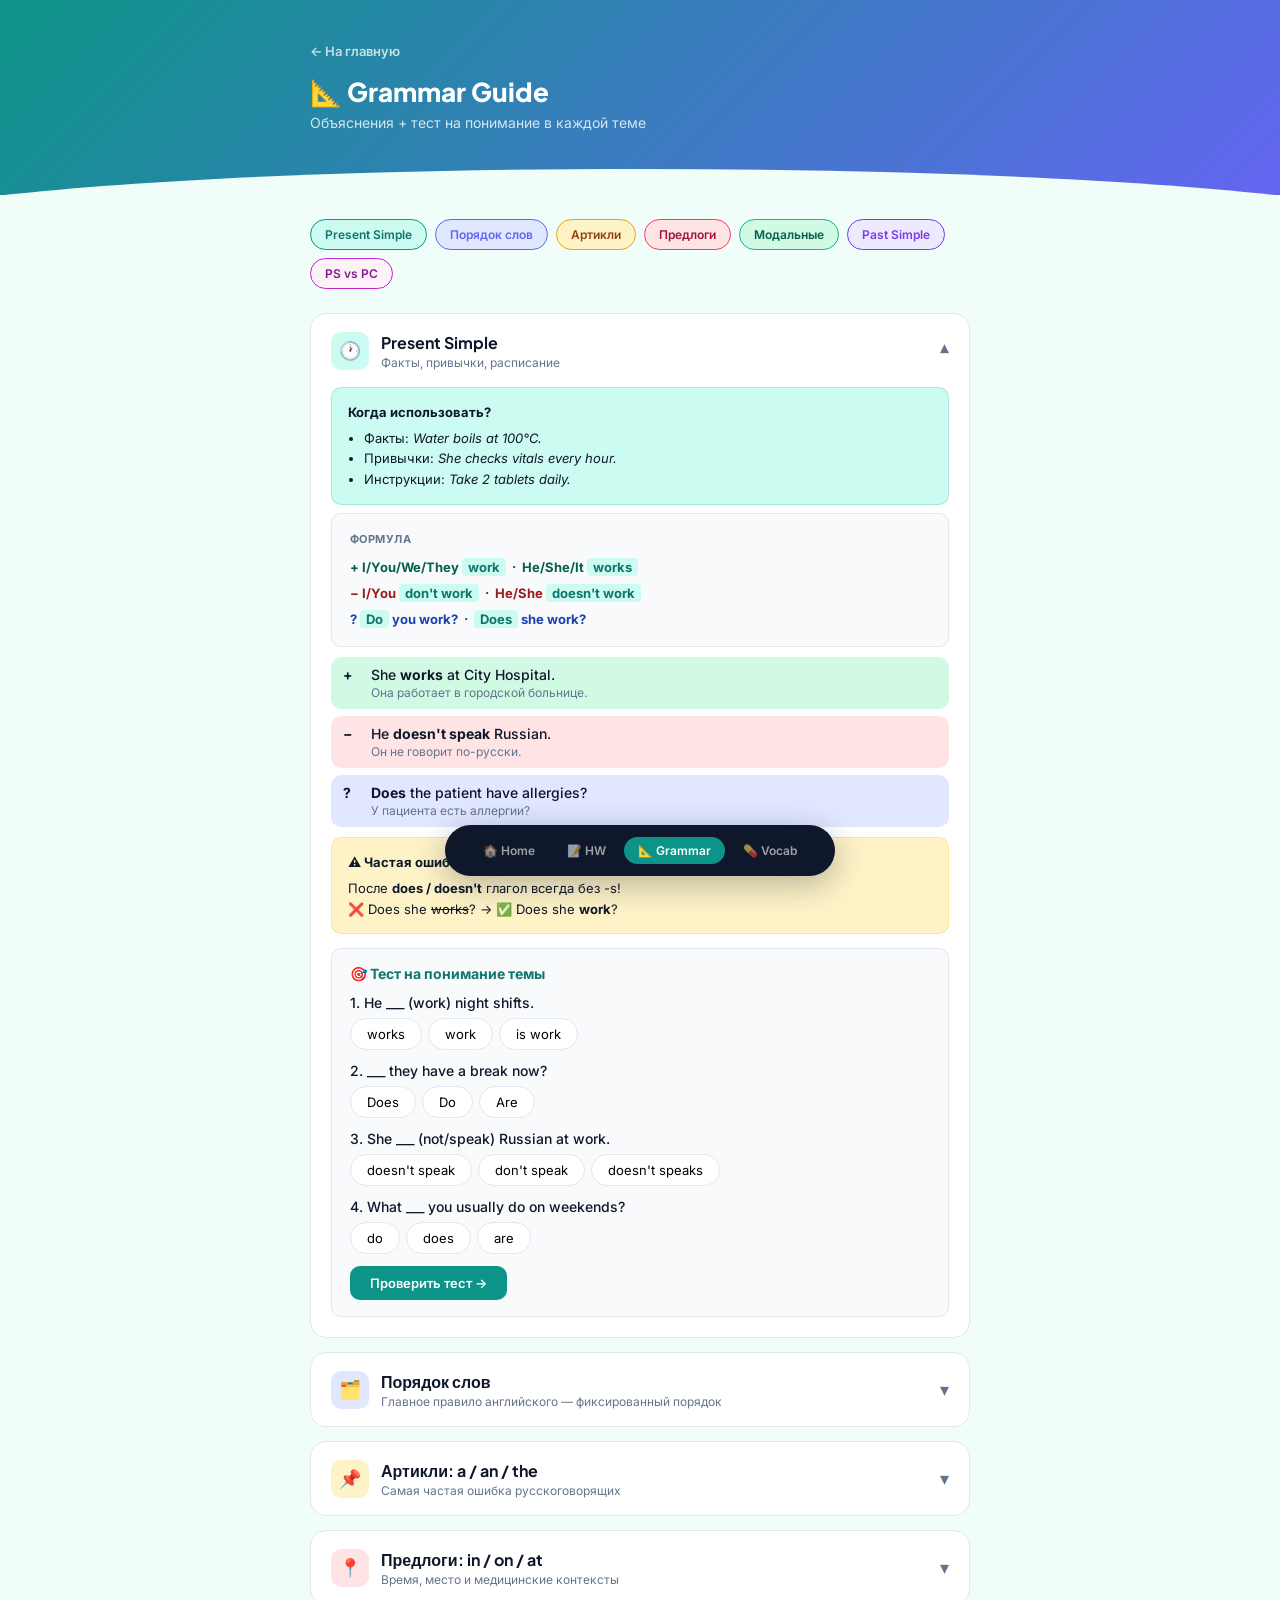
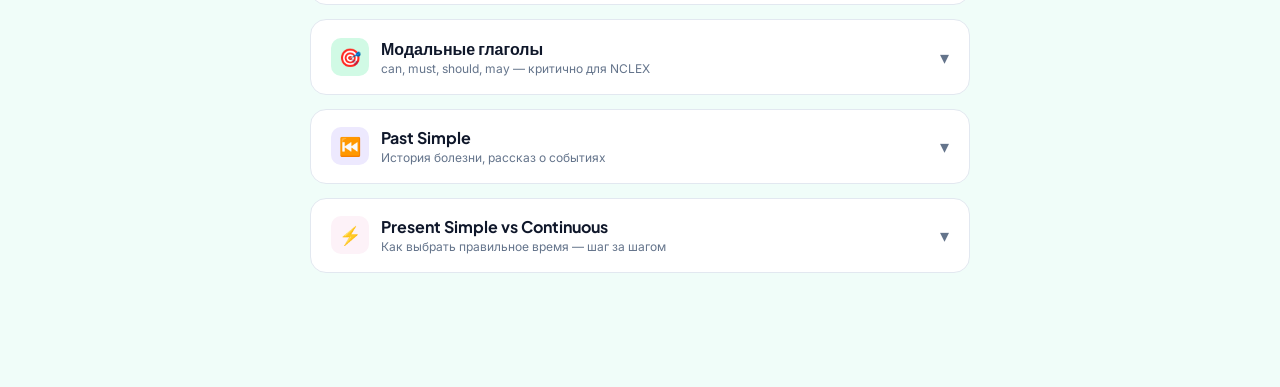
<file: grammar.html>
<!DOCTYPE html>
<html lang="ru">
<head>
  <meta charset="UTF-8"/>
  <meta name="viewport" content="width=device-width, initial-scale=1.0"/>
  <title>Grammar — Zakiya's English Space</title>
  <link href="https://fonts.googleapis.com/css2?family=Plus+Jakarta+Sans:wght@600;700;800&family=Inter:wght@400;500;600&display=swap" rel="stylesheet">
  <style>
    *, *::before, *::after { box-sizing:border-box; margin:0; padding:0; }
    :root {
      --teal:#0d9488; --teal-l:#ccfbf1; --teal-d:#0f766e;
      --indigo:#6366f1; --indigo-l:#e0e7ff;
      --amber:#f59e0b; --amber-l:#fef3c7;
      --rose:#f43f5e; --rose-l:#ffe4e6;
      --green:#10b981; --green-l:#d1fae5;
      --purple:#7c3aed; --purple-l:#ede9fe;
      --bg:#f0fdf9; --card:#fff; --text:#0f172a; --muted:#64748b; --border:#e2e8f0;
      --radius:16px; --radius-sm:10px;
    }
    body { font-family:'Inter',sans-serif; background:var(--bg); color:var(--text); min-height:100vh; padding-bottom:100px; }

    .hero { background:linear-gradient(135deg,#0d9488,#6366f1); padding:2.5rem 1.5rem 4rem; position:relative; }
    .hero-wave { position:absolute; bottom:-1px; left:0; right:0; line-height:0; }
    .hero-wave svg { display:block; width:100%; }
    .hero-back { display:inline-flex; align-items:center; gap:6px; color:rgba(255,255,255,.75); font-size:13px; font-weight:600; text-decoration:none; margin-bottom:16px; }
    .hero h1 { font-family:'Plus Jakarta Sans',sans-serif; font-size:26px; font-weight:800; color:#fff; margin-bottom:6px; }
    .hero p { font-size:14px; color:rgba(255,255,255,.8); }
    .page { max-width:700px; margin:0 auto; padding:0 1.25rem; }

    .topic-nav { display:flex; gap:8px; flex-wrap:wrap; margin:1.5rem 0; }
    .tnav { font-family:'Inter',sans-serif; font-size:12px; font-weight:600; padding:7px 14px; border-radius:99px; border:1.5px solid var(--border); background:var(--card); color:var(--muted); cursor:pointer; text-decoration:none; transition:all .15s; }
    .tnav.t1 { background:var(--teal-l);   border-color:var(--teal);   color:var(--teal-d); }
    .tnav.t2 { background:var(--indigo-l); border-color:var(--indigo); color:var(--indigo); }
    .tnav.t3 { background:var(--amber-l);  border-color:var(--amber);  color:#92400e; }
    .tnav.t4 { background:var(--rose-l);   border-color:var(--rose);   color:#9f1239; }
    .tnav.t5 { background:var(--green-l);  border-color:var(--green);  color:#065f46; }
    .tnav.t6 { background:var(--purple-l); border-color:var(--purple); color:var(--purple); }

    /* ACCORDION */
    .gr-sec { background:var(--card); border:1.5px solid var(--border); border-radius:var(--radius); margin-bottom:14px; overflow:hidden; }
    .gr-hd { padding:1.1rem 1.25rem; display:flex; align-items:center; gap:12px; cursor:pointer; user-select:none; }
    .gr-ico { width:38px; height:38px; border-radius:10px; display:flex; align-items:center; justify-content:center; font-size:18px; flex-shrink:0; }
    .gr-tw { flex:1; }
    .gr-title { font-family:'Plus Jakarta Sans',sans-serif; font-size:16px; font-weight:700; }
    .gr-sub { font-size:12px; color:var(--muted); margin-top:2px; }
    .gr-chev { font-size:18px; color:var(--muted); transition:transform .2s; }
    .gr-sec.open .gr-chev { transform:rotate(180deg); }
    .gr-body { display:none; padding:0 1.25rem 1.25rem; }
    .gr-sec.open .gr-body { display:block; }

    /* CONTENT */
    .formula { background:#f8fafc; border:1.5px solid var(--border); border-radius:var(--radius-sm); padding:.9rem 1.1rem; margin-bottom:10px; font-size:13px; line-height:2; }
    .f-lbl { font-family:'Inter',sans-serif; font-size:11px; font-weight:700; letter-spacing:.5px; text-transform:uppercase; color:var(--muted); margin-bottom:4px; }
    .kw { background:var(--teal-l); padding:1px 6px; border-radius:4px; color:var(--teal-d); font-weight:700; font-family:'Inter',sans-serif; font-size:13px; }
    .pos-c { color:#065f46; font-weight:700; }
    .neg-c { color:#991b1b; font-weight:700; }
    .que-c { color:#1e40af; font-weight:700; }

    .ex-list { display:flex; flex-direction:column; gap:7px; margin-bottom:10px; }
    .ex { display:flex; gap:10px; padding:9px 12px; border-radius:var(--radius-sm); align-items:flex-start; }
    .ex.p { background:var(--green-l); } .ex.n { background:var(--rose-l); } .ex.q { background:var(--indigo-l); } .ex.w { background:var(--amber-l); }
    .ex-s { font-size:14px; font-weight:700; flex-shrink:0; width:18px; }
    .ex-en { font-size:14px; font-weight:500; }
    .ex-ru { font-size:12px; color:var(--muted); margin-top:2px; }

    .rule { border-radius:var(--radius-sm); padding:.85rem 1rem; margin-bottom:8px; font-size:13px; line-height:1.6; }
    .rule h4 { font-size:13px; font-weight:700; margin-bottom:5px; }
    .rule ul { padding-left:16px; }
    .rule.blue   { background:var(--indigo-l); border:1px solid rgba(99,102,241,.2); }
    .rule.green  { background:var(--green-l);  border:1px solid rgba(16,185,129,.2); }
    .rule.amber  { background:var(--amber-l);  border:1px solid rgba(245,158,11,.2); }
    .rule.teal   { background:var(--teal-l);   border:1px solid rgba(13,148,136,.2); }

    .gr-table { width:100%; border-collapse:collapse; font-size:13px; margin-bottom:10px; }
    .gr-table th { background:#f8fafc; padding:8px 10px; text-align:left; font-weight:600; border-bottom:1.5px solid var(--border); }
    .gr-table td { padding:8px 10px; border-bottom:1px solid var(--border); vertical-align:top; }
    .gr-table tr:last-child td { border-bottom:none; }
    .good { color:#065f46; font-weight:500; }

    /* TEST BLOCK */
    .test-block { background:#f8fafc; border:1.5px solid var(--border); border-radius:var(--radius-sm); padding:1rem 1.1rem; margin-top:14px; }
    .test-block h4 { font-size:14px; font-weight:700; color:var(--teal-d); margin-bottom:12px; }
    .tq { margin-bottom:12px; }
    .tq-q { font-size:14px; margin-bottom:7px; font-weight:500; }
    .tq-opts { display:flex; flex-wrap:wrap; gap:6px; }
    .tq-opt { font-family:'Inter',sans-serif; font-size:13px; padding:7px 16px; border-radius:99px; border:1.5px solid var(--border); background:var(--card); cursor:pointer; transition:all .15s; }
    .tq-opt:hover:not(:disabled) { border-color:var(--teal); background:var(--teal-l); }
    .tq-opt.ok   { background:var(--green-l); border-color:var(--green); color:#065f46; }
    .tq-opt.bad  { background:var(--rose-l);  border-color:var(--rose);  color:#9f1239; }
    .tq-fb { font-size:12px; margin-top:5px; display:none; padding:5px 9px; border-radius:var(--radius-sm); }
    .tq-fb.show { display:block; }
    .tq-fb.ok-fb  { background:var(--green-l); color:#065f46; }
    .tq-fb.bad-fb { background:var(--rose-l); color:#9f1239; }

    .test-btn { font-family:'Inter',sans-serif; font-size:13px; font-weight:600; padding:9px 20px; border-radius:var(--radius-sm); border:none; background:var(--teal); color:#fff; cursor:pointer; margin-top:10px; display:block; }
    .test-btn:hover { background:var(--teal-d); }

    .test-result { display:none; margin-top:12px; padding:14px 16px; border-radius:var(--radius-sm); text-align:center; }
    .test-result.show { display:block; }
    .test-result.pass { background:var(--green-l); border:1.5px solid var(--green); }
    .test-result.fail { background:var(--rose-l);  border:1.5px solid var(--rose); }
    .tr-title { font-family:'Plus Jakarta Sans',sans-serif; font-size:18px; font-weight:800; margin-bottom:4px; }
    .tr-title.pass-t { color:#065f46; }
    .tr-title.fail-t { color:#9f1239; }
    .tr-sub { font-size:13px; color:var(--muted); }
    .retry-btn { font-family:'Inter',sans-serif; font-size:12px; font-weight:600; margin-top:8px; padding:6px 14px; border-radius:99px; border:1.5px solid; cursor:pointer; background:transparent; transition:all .15s; }
    .retry-btn.pass-r { border-color:var(--green); color:#065f46; }
    .retry-btn.fail-r { border-color:var(--rose);  color:#9f1239; }
    .retry-btn:hover { opacity:.75; }

    /* PS vs PC extra styles */
    .compare-grid { display:grid; grid-template-columns:1fr 1fr; gap:10px; margin-bottom:12px; }
    @media(max-width:480px){ .compare-grid { grid-template-columns:1fr; } }
    .cmp-card { border-radius:var(--radius-sm); padding:1rem; }
    .cmp-card.ps { background:var(--green-l); border:1.5px solid rgba(16,185,129,.25); }
    .cmp-card.pc { background:var(--indigo-l); border:1.5px solid rgba(99,102,241,.25); }
    .cmp-card h4 { font-size:13px; font-weight:700; margin-bottom:10px; }
    .cmp-card.ps h4 { color:#065f46; }
    .cmp-card.pc h4 { color:#3730a3; }
    .cmp-row { font-size:13px; padding:4px 0; border-bottom:1px solid rgba(0,0,0,.06); display:flex; gap:6px; align-items:flex-start; }
    .cmp-row:last-child { border-bottom:none; }
    .cmp-dot { font-size:10px; margin-top:4px; flex-shrink:0; }
    .cmp-card.ps .cmp-dot { color:#065f46; }
    .cmp-card.pc .cmp-dot { color:#3730a3; }

    .signal-grid { display:grid; grid-template-columns:1fr 1fr; gap:10px; margin-bottom:12px; }
    @media(max-width:480px){ .signal-grid { grid-template-columns:1fr; } }
    .sig-box { border-radius:var(--radius-sm); padding:.85rem 1rem; }
    .sig-box.ps { background:var(--green-l); border:1.5px solid rgba(16,185,129,.2); }
    .sig-box.pc { background:var(--indigo-l); border:1.5px solid rgba(99,102,241,.2); }
    .sig-box h4 { font-size:12px; font-weight:700; letter-spacing:.5px; text-transform:uppercase; margin-bottom:8px; }
    .sig-box.ps h4 { color:#065f46; }
    .sig-box.pc h4 { color:#3730a3; }
    .sig-chips { display:flex; flex-wrap:wrap; gap:5px; }
    .sig-chip { font-size:12px; font-weight:600; padding:3px 9px; border-radius:99px; }
    .sig-chip.ps { background:#fff; color:#065f46; border:1px solid rgba(16,185,129,.3); }
    .sig-chip.pc { background:#fff; color:#3730a3; border:1px solid rgba(99,102,241,.3); }

    .decision-tree { margin-bottom:12px; }
    .dt-q { background:#f8fafc; border:1.5px solid var(--border); border-radius:var(--radius-sm); padding:10px 14px; font-size:13px; font-weight:600; margin-bottom:6px; }
    .dt-branch { display:flex; gap:8px; margin-bottom:8px; margin-left:16px; }
    .dt-yes { background:var(--green-l); border:1.5px solid rgba(16,185,129,.3); border-radius:var(--radius-sm); padding:7px 12px; font-size:13px; flex:1; }
    .dt-no  { background:#fff;           border:1.5px solid var(--border);              border-radius:var(--radius-sm); padding:7px 12px; font-size:13px; flex:1; }
    .dt-label { font-size:11px; font-weight:700; display:block; margin-bottom:2px; }
    .dt-label.y { color:#065f46; }
    .dt-label.n { color:var(--muted); }
    .dt-result { font-weight:700; }
    .dt-result.ps { color:#065f46; }
    .dt-result.pc { color:#3730a3; }

    .nav-pill { position:fixed; bottom:24px; left:50%; transform:translateX(-50%); background:#0f172a; border-radius:100px; padding:12px 24px; display:flex; gap:4px; box-shadow:0 8px 32px rgba(15,23,42,.3); z-index:900; white-space:nowrap; }
    .nav-pill a { color:rgba(255,255,255,.6); font-size:12px; font-weight:600; text-decoration:none; padding:6px 14px; border-radius:100px; transition:all .2s; }
    .nav-pill a:hover, .nav-pill a.active { background:var(--teal); color:#fff; }
  </style>
</head>
<body>
<div class="hero">
  <div class="page" style="position:relative;z-index:1">
    <a href="./index.html" class="hero-back">← На главную</a>
    <h1>📐 Grammar Guide</h1>
    <p>Объяснения + тест на понимание в каждой теме</p>
  </div>
  <div class="hero-wave"><svg viewBox="0 0 1440 40" xmlns="http://www.w3.org/2000/svg" preserveAspectRatio="none"><path d="M0,40 C360,0 1080,0 1440,40 L1440,40 L0,40 Z" fill="#f0fdf9"/></svg></div>
</div>

<div class="page">
  <div class="topic-nav">
    <a class="tnav t1" href="#ps">Present Simple</a>
    <a class="tnav t2" href="#wo">Порядок слов</a>
    <a class="tnav t3" href="#art">Артикли</a>
    <a class="tnav t4" href="#prep">Предлоги</a>
    <a class="tnav t5" href="#mod">Модальные</a>
    <a class="tnav t6" href="#past">Past Simple</a>
    <a class="tnav" style="background:#fdf2f8;border-color:#c026d3;color:#86198f" href="#psc">PS vs PC</a>
  </div>

  <!-- ══ 1. PRESENT SIMPLE ══ -->
  <div class="gr-sec open" id="ps">
    <div class="gr-hd" onclick="tog(this)">
      <div class="gr-ico" style="background:var(--teal-l)">🕐</div>
      <div class="gr-tw"><div class="gr-title">Present Simple</div><div class="gr-sub">Факты, привычки, расписание</div></div>
      <span class="gr-chev">▾</span>
    </div>
    <div class="gr-body">
      <div class="rule teal"><h4>Когда использовать?</h4><ul><li>Факты: <em>Water boils at 100°C.</em></li><li>Привычки: <em>She checks vitals every hour.</em></li><li>Инструкции: <em>Take 2 tablets daily.</em></li></ul></div>
      <div class="formula">
        <div class="f-lbl">Формула</div>
        <div class="pos-c">+ I/You/We/They <span class="kw">work</span> &nbsp;·&nbsp; He/She/It <span class="kw">works</span></div>
        <div class="neg-c">− I/You <span class="kw">don't work</span> &nbsp;·&nbsp; He/She <span class="kw">doesn't work</span></div>
        <div class="que-c">? <span class="kw">Do</span> you work? &nbsp;·&nbsp; <span class="kw">Does</span> she work?</div>
      </div>
      <div class="ex-list">
        <div class="ex p"><span class="ex-s">+</span><div><div class="ex-en">She <strong>works</strong> at City Hospital.</div><div class="ex-ru">Она работает в городской больнице.</div></div></div>
        <div class="ex n"><span class="ex-s">−</span><div><div class="ex-en">He <strong>doesn't speak</strong> Russian.</div><div class="ex-ru">Он не говорит по-русски.</div></div></div>
        <div class="ex q"><span class="ex-s">?</span><div><div class="ex-en"><strong>Does</strong> the patient have allergies?</div><div class="ex-ru">У пациента есть аллергии?</div></div></div>
      </div>
      <div class="rule amber"><h4>⚠ Частая ошибка</h4><p>После <strong>does / doesn't</strong> глагол всегда без -s!<br>❌ Does she <s>works</s>? → ✅ Does she <strong>work</strong>?</p></div>

      <div class="test-block" id="test-ps">
        <h4>🎯 Тест на понимание темы</h4>
        <div class="tq" id="ps-q1">
          <div class="tq-q">1. He ___ (work) night shifts.</div>
          <div class="tq-opts">
            <button class="tq-opt" onclick="tqa('ps',1,this,'ok','He → works (3-е лицо ед.ч. → +s)')">works</button>
            <button class="tq-opt" onclick="tqa('ps',1,this,'bad','He → 3-е лицо → нужен works')">work</button>
            <button class="tq-opt" onclick="tqa('ps',1,this,'bad','is work — неправильная форма')">is work</button>
          </div>
          <div class="tq-fb" id="ps-fb1"></div>
        </div>
        <div class="tq" id="ps-q2">
          <div class="tq-q">2. ___ they have a break now?</div>
          <div class="tq-opts">
            <button class="tq-opt" onclick="tqa('ps',2,this,'bad','Does — для he/she/it, не they')">Does</button>
            <button class="tq-opt" onclick="tqa('ps',2,this,'ok','Do они → Do they')">Do</button>
            <button class="tq-opt" onclick="tqa('ps',2,this,'bad','Are — для to be, не смыслового глагола')">Are</button>
          </div>
          <div class="tq-fb" id="ps-fb2"></div>
        </div>
        <div class="tq" id="ps-q3">
          <div class="tq-q">3. She ___ (not/speak) Russian at work.</div>
          <div class="tq-opts">
            <button class="tq-opt" onclick="tqa('ps',3,this,'ok','She → doesn\'t speak (без -s после doesn\'t)')">doesn't speak</button>
            <button class="tq-opt" onclick="tqa('ps',3,this,'bad','don\'t — для I/you/we/they, не she')">don't speak</button>
            <button class="tq-opt" onclick="tqa('ps',3,this,'bad','doesn\'t speaks — нельзя, после doesn\'t глагол без -s')">doesn't speaks</button>
          </div>
          <div class="tq-fb" id="ps-fb3"></div>
        </div>
        <div class="tq" id="ps-q4">
          <div class="tq-q">4. What ___ you usually do on weekends?</div>
          <div class="tq-opts">
            <button class="tq-opt" onclick="tqa('ps',4,this,'ok','Do you → правильный вспомогательный')">do</button>
            <button class="tq-opt" onclick="tqa('ps',4,this,'bad','does — для he/she/it')">does</button>
            <button class="tq-opt" onclick="tqa('ps',4,this,'bad','are — для to be')">are</button>
          </div>
          <div class="tq-fb" id="ps-fb4"></div>
        </div>
        <button class="test-btn" onclick="checkTest('ps',4)">Проверить тест →</button>
        <div class="test-result" id="ps-result"></div>
      </div>
    </div>
  </div>

  <!-- ══ 2. WORD ORDER ══ -->
  <div class="gr-sec" id="wo">
    <div class="gr-hd" onclick="tog(this)">
      <div class="gr-ico" style="background:var(--indigo-l)">🗂️</div>
      <div class="gr-tw"><div class="gr-title">Порядок слов</div><div class="gr-sub">Главное правило английского — фиксированный порядок</div></div>
      <span class="gr-chev">▾</span>
    </div>
    <div class="gr-body">
      <div class="rule blue"><h4>Главное отличие от русского</h4><p>В русском порядок слов свободный. В английском — <strong>строго фиксированный</strong>. Подлежащее всегда перед сказуемым.</p></div>
      <div class="formula">
        <div class="f-lbl">Утвердительное предложение</div>
        <div class="pos-c"><span class="kw">Subject</span> + <span class="kw">Verb</span> + <span class="kw">Object</span> + <span class="kw">Place</span> + <span class="kw">Time</span></div>
      </div>
      <table class="gr-table">
        <tr><th>Подлежащее</th><th>Глагол</th><th>Дополнение</th><th>Место</th><th>Время</th></tr>
        <tr><td>The nurse</td><td>checks</td><td>blood pressure</td><td>in the room</td><td>every hour</td></tr>
        <tr><td>She</td><td>takes</td><td>the patient</td><td>to X-ray</td><td>at 9 AM</td></tr>
      </table>
      <div class="formula">
        <div class="f-lbl">Вопросительное предложение</div>
        <div class="que-c"><span class="kw">Aux</span> + <span class="kw">Subject</span> + <span class="kw">Verb</span> + <span class="kw">…?</span></div>
      </div>
      <div class="ex-list">
        <div class="ex q"><span class="ex-s">?</span><div><div class="ex-en"><strong>Does</strong> she <strong>work</strong> nights?</div></div></div>
        <div class="ex q"><span class="ex-s">?</span><div><div class="ex-en"><strong>Where does</strong> the patient <strong>feel</strong> pain?</div></div></div>
        <div class="ex w"><span class="ex-s">⚠</span><div><div class="ex-en">❌ <s>Works she nights?</s> → ✅ <strong>Does</strong> she work nights?</div></div></div>
      </div>
      <div class="rule green"><h4>Wh-вопросы</h4><p>Wh-word + aux + subject + verb<br>What <strong>does</strong> the patient <strong>need</strong>? · Where <strong>do</strong> you <strong>work</strong>?<br><em>Исключение: Who/What = подлежащее → aux не нужен: Who called the doctor?</em></p></div>

      <div class="test-block" id="test-wo">
        <h4>🎯 Тест на понимание темы</h4>
        <div class="tq">
          <div class="tq-q">1. Выбери правильный порядок слов:</div>
          <div class="tq-opts">
            <button class="tq-opt" onclick="tqa('wo',1,this,'ok','Subject + Verb + Object — правильный порядок')">She checks vitals every morning.</button>
            <button class="tq-opt" onclick="tqa('wo',1,this,'bad','Глагол не может стоять первым')">Checks she vitals every morning.</button>
            <button class="tq-opt" onclick="tqa('wo',1,this,'bad','Время ставится в конец предложения')">Every morning she vitals checks.</button>
          </div>
          <div class="tq-fb" id="wo-fb1"></div>
        </div>
        <div class="tq">
          <div class="tq-q">2. Как задать вопрос «Ты работаешь здесь?»</div>
          <div class="tq-opts">
            <button class="tq-opt" onclick="tqa('wo',2,this,'bad','Work you here — нет вспомогательного глагола')">Work you here?</button>
            <button class="tq-opt" onclick="tqa('wo',2,this,'ok','Do you work here? — правильно: aux + subject + verb')">Do you work here?</button>
            <button class="tq-opt" onclick="tqa('wo',2,this,'bad','You work here — это утверждение, не вопрос')">You work here?</button>
          </div>
          <div class="tq-fb" id="wo-fb2"></div>
        </div>
        <div class="tq">
          <div class="tq-q">3. Где стоит наречие частотности usually?</div>
          <div class="tq-opts">
            <button class="tq-opt" onclick="tqa('wo',3,this,'ok','She usually works — наречие перед смысловым глаголом')">She <u>usually</u> works nights.</button>
            <button class="tq-opt" onclick="tqa('wo',3,this,'bad','Usually в конце — нестандартный порядок')">She works nights <u>usually</u>.</button>
            <button class="tq-opt" onclick="tqa('wo',3,this,'bad','Usually she works — возможно, но менее нейтрально')"><u>Usually</u> she works nights.</button>
          </div>
          <div class="tq-fb" id="wo-fb3"></div>
        </div>
        <button class="test-btn" onclick="checkTest('wo',3)">Проверить тест →</button>
        <div class="test-result" id="wo-result"></div>
      </div>
    </div>
  </div>

  <!-- ══ 3. ARTICLES ══ -->
  <div class="gr-sec" id="art">
    <div class="gr-hd" onclick="tog(this)">
      <div class="gr-ico" style="background:var(--amber-l)">📌</div>
      <div class="gr-tw"><div class="gr-title">Артикли: a / an / the</div><div class="gr-sub">Самая частая ошибка русскоговорящих</div></div>
      <span class="gr-chev">▾</span>
    </div>
    <div class="gr-body">
      <table class="gr-table">
        <tr><th>Артикль</th><th>Когда</th><th>Пример</th></tr>
        <tr><td><strong>a / an</strong></td><td>Первое упоминание, один из многих, профессия</td><td class="good">She is <strong>a</strong> nurse. I need <strong>an</strong> hour.</td></tr>
        <tr><td><strong>the</strong></td><td>Конкретный, уже упомянутый, единственный</td><td class="good">Call <strong>the</strong> doctor. <strong>The</strong> patient is in room 3.</td></tr>
        <tr><td><strong>—</strong></td><td>Имена, страны, профессии с to be, общие понятия</td><td class="good">I am from <strong>Russia</strong>. She studies <strong>medicine</strong>.</td></tr>
      </table>
      <div class="rule amber"><h4>a vs an</h4><p><strong>an</strong> — перед гласным звуком: an <em>hour</em>, an <em>urgent</em> case, an <em>RN</em><br><strong>a</strong> — перед согласным: a <em>hospital</em>, a <em>nurse</em>, a <em>uniform</em></p></div>

      <div class="test-block" id="test-art">
        <h4>🎯 Тест на понимание темы</h4>
        <div class="tq">
          <div class="tq-q">1. She is ___ doctor.</div>
          <div class="tq-opts">
            <button class="tq-opt" onclick="tqa('art',1,this,'ok','Профессия → a doctor')">a</button>
            <button class="tq-opt" onclick="tqa('art',1,this,'bad','the — для конкретного, а не профессии')">the</button>
            <button class="tq-opt" onclick="tqa('art',1,this,'bad','Без артикля нельзя с профессией после to be')">—</button>
          </div>
          <div class="tq-fb" id="art-fb1"></div>
        </div>
        <div class="tq">
          <div class="tq-q">2. Please call ___ nurse. (мы знаем, какую именно)</div>
          <div class="tq-opts">
            <button class="tq-opt" onclick="tqa('art',2,this,'bad','a — для первого упоминания')">a</button>
            <button class="tq-opt" onclick="tqa('art',2,this,'ok','the — конкретная медсестра, которую мы имеем в виду')">the</button>
            <button class="tq-opt" onclick="tqa('art',2,this,'bad','an — только перед гласным звуком')">an</button>
          </div>
          <div class="tq-fb" id="art-fb2"></div>
        </div>
        <div class="tq">
          <div class="tq-q">3. I need ___ umbrella. It is raining.</div>
          <div class="tq-opts">
            <button class="tq-opt" onclick="tqa('art',3,this,'bad','a — перед согласным звуком, umbrella начинается на гласный')">a</button>
            <button class="tq-opt" onclick="tqa('art',3,this,'ok','an umbrella — перед гласным звуком u')">an</button>
            <button class="tq-opt" onclick="tqa('art',3,this,'bad','the — она не упоминалась раньше')">the</button>
          </div>
          <div class="tq-fb" id="art-fb3"></div>
        </div>
        <div class="tq">
          <div class="tq-q">4. I work at ___ City Hospital. (название)</div>
          <div class="tq-opts">
            <button class="tq-opt" onclick="tqa('art',4,this,'bad','a — перед именами собственными артикль не нужен')">a</button>
            <button class="tq-opt" onclick="tqa('art',4,this,'bad','the — обычно не ставится перед именем больницы')">the</button>
            <button class="tq-opt" onclick="tqa('art',4,this,'ok','Перед именами собственными артикль не нужен')">—</button>
          </div>
          <div class="tq-fb" id="art-fb4"></div>
        </div>
        <button class="test-btn" onclick="checkTest('art',4)">Проверить тест →</button>
        <div class="test-result" id="art-result"></div>
      </div>
    </div>
  </div>

  <!-- ══ 4. PREPOSITIONS ══ -->
  <div class="gr-sec" id="prep">
    <div class="gr-hd" onclick="tog(this)">
      <div class="gr-ico" style="background:var(--rose-l)">📍</div>
      <div class="gr-tw"><div class="gr-title">Предлоги: in / on / at</div><div class="gr-sub">Время, место и медицинские контексты</div></div>
      <span class="gr-chev">▾</span>
    </div>
    <div class="gr-body">
      <table class="gr-table">
        <tr><th>Предлог</th><th>Время</th><th>Место</th></tr>
        <tr><td><strong>in</strong></td><td>in the morning, in 2025, in January</td><td>in the room, in the hospital, in the US</td></tr>
        <tr><td><strong>on</strong></td><td>on Monday, on June 18, on my shift</td><td>on the floor (этаж), on the table, on duty</td></tr>
        <tr><td><strong>at</strong></td><td>at 9 AM, at night, at noon</td><td>at the clinic, at work, at the desk</td></tr>
      </table>
      <div class="rule teal"><h4>Медицинские предлоги — запомни</h4><ul>
        <li>pain <strong>in</strong> the chest</li>
        <li>allergic <strong>to</strong> penicillin</li>
        <li>suffer <strong>from</strong> diabetes</li>
        <li>admitted <strong>to</strong> hospital</li>
        <li><strong>on</strong> medication · <strong>on</strong> duty</li>
      </ul></div>

      <div class="test-block" id="test-prep">
        <h4>🎯 Тест на понимание темы</h4>
        <div class="tq">
          <div class="tq-q">1. The patient is ___ room 204.</div>
          <div class="tq-opts">
            <button class="tq-opt" onclick="tqa('prep',1,this,'ok','in a room — в комнате/палате')">in</button>
            <button class="tq-opt" onclick="tqa('prep',1,this,'bad','on a room — не используется')">on</button>
            <button class="tq-opt" onclick="tqa('prep',1,this,'bad','at room — нет такого выражения')">at</button>
          </div>
          <div class="tq-fb" id="prep-fb1"></div>
        </div>
        <div class="tq">
          <div class="tq-q">2. I work ___ City Hospital.</div>
          <div class="tq-opts">
            <button class="tq-opt" onclick="tqa('prep',2,this,'bad','in — для городов, стран, но не учреждений')">in</button>
            <button class="tq-opt" onclick="tqa('prep',2,this,'bad','on — не используется с больницей')">on</button>
            <button class="tq-opt" onclick="tqa('prep',2,this,'ok','at — работать в учреждении')">at</button>
          </div>
          <div class="tq-fb" id="prep-fb2"></div>
        </div>
        <div class="tq">
          <div class="tq-q">3. She starts her shift ___ 7 AM.</div>
          <div class="tq-opts">
            <button class="tq-opt" onclick="tqa('prep',3,this,'bad','in — для периодов: in the morning')">in</button>
            <button class="tq-opt" onclick="tqa('prep',3,this,'bad','on — для дней: on Monday')">on</button>
            <button class="tq-opt" onclick="tqa('prep',3,this,'ok','at — для конкретного времени: at 7 AM')">at</button>
          </div>
          <div class="tq-fb" id="prep-fb3"></div>
        </div>
        <div class="tq">
          <div class="tq-q">4. He is allergic ___ penicillin.</div>
          <div class="tq-opts">
            <button class="tq-opt" onclick="tqa('prep',4,this,'ok','allergic to — устойчивое выражение')">to</button>
            <button class="tq-opt" onclick="tqa('prep',4,this,'bad','allergic from — не существует')">from</button>
            <button class="tq-opt" onclick="tqa('prep',4,this,'bad','allergic of — не существует')">of</button>
          </div>
          <div class="tq-fb" id="prep-fb4"></div>
        </div>
        <button class="test-btn" onclick="checkTest('prep',4)">Проверить тест →</button>
        <div class="test-result" id="prep-result"></div>
      </div>
    </div>
  </div>

  <!-- ══ 5. MODAL VERBS ══ -->
  <div class="gr-sec" id="mod">
    <div class="gr-hd" onclick="tog(this)">
      <div class="gr-ico" style="background:var(--green-l)">🎯</div>
      <div class="gr-tw"><div class="gr-title">Модальные глаголы</div><div class="gr-sub">can, must, should, may — критично для NCLEX</div></div>
      <span class="gr-chev">▾</span>
    </div>
    <div class="gr-body">
      <div class="rule green"><h4>Главное правило</h4><p>После модального — инфинитив без to.<br>✅ She <strong>can speak</strong> English. &nbsp; ❌ <s>She can speaks / can to speak</s></p></div>
      <table class="gr-table">
        <tr><th>Глагол</th><th>Значение</th><th>Пример</th></tr>
        <tr><td><strong>can</strong></td><td>умею, могу</td><td class="good">I <strong>can</strong> take your BP now.</td></tr>
        <tr><td><strong>can't</strong></td><td>не могу, нельзя</td><td class="good">You <strong>can't</strong> eat before the procedure.</td></tr>
        <tr><td><strong>must</strong></td><td>обязан (строго)</td><td class="good">You <strong>must</strong> take this daily.</td></tr>
        <tr><td><strong>should</strong></td><td>следует, рекомендуется</td><td class="good">The patient <strong>should</strong> rest 3 days.</td></tr>
        <tr><td><strong>may</strong></td><td>возможно, разрешение</td><td class="good">You <strong>may</strong> feel dizzy at first.</td></tr>
        <tr><td><strong>need to</strong></td><td>нужно сделать</td><td class="good">You <strong>need to</strong> sign this form.</td></tr>
      </table>

      <div class="test-block" id="test-mod">
        <h4>🎯 Тест на понимание темы</h4>
        <div class="tq">
          <div class="tq-q">1. You ___ take this pill every 8 hours. (обязательно)</div>
          <div class="tq-opts">
            <button class="tq-opt" onclick="tqa('mod',1,this,'ok','must — строгая обязанность')">must</button>
            <button class="tq-opt" onclick="tqa('mod',1,this,'bad','can — умение, а не обязанность')">can</button>
            <button class="tq-opt" onclick="tqa('mod',1,this,'bad','may — разрешение, не обязанность')">may</button>
          </div>
          <div class="tq-fb" id="mod-fb1"></div>
        </div>
        <div class="tq">
          <div class="tq-q">2. She ___ perform surgery — she is a nurse, not a surgeon.</div>
          <div class="tq-opts">
            <button class="tq-opt" onclick="tqa('mod',2,this,'ok','can\'t — не может по роли')">can't</button>
            <button class="tq-opt" onclick="tqa('mod',2,this,'bad','must — обязан, не подходит по смыслу')">must</button>
            <button class="tq-opt" onclick="tqa('mod',2,this,'bad','should — рекомендация, не запрет')">should</button>
          </div>
          <div class="tq-fb" id="mod-fb2"></div>
        </div>
        <div class="tq">
          <div class="tq-q">3. The patient ___ rest for 3 days. (рекомендация врача)</div>
          <div class="tq-opts">
            <button class="tq-opt" onclick="tqa('mod',3,this,'bad','must — слишком строго для рекомендации')">must</button>
            <button class="tq-opt" onclick="tqa('mod',3,this,'ok','should — мягкая рекомендация')">should</button>
            <button class="tq-opt" onclick="tqa('mod',3,this,'bad','can — умение, не рекомендация')">can</button>
          </div>
          <div class="tq-fb" id="mod-fb3"></div>
        </div>
        <div class="tq">
          <div class="tq-q">4. You ___ feels dizzy — правильно ли это предложение?</div>
          <div class="tq-opts">
            <button class="tq-opt" onclick="tqa('mod',4,this,'bad','Нет, правильно: You may feel dizzy (без -s после модального)')">Да, правильно</button>
            <button class="tq-opt" onclick="tqa('mod',4,this,'ok','После модального глагола инфинитив без -s: may feel')">Нет, должно быть: You may feel</button>
          </div>
          <div class="tq-fb" id="mod-fb4"></div>
        </div>
        <button class="test-btn" onclick="checkTest('mod',4)">Проверить тест →</button>
        <div class="test-result" id="mod-result"></div>
      </div>
    </div>
  </div>

  <!-- ══ 6. PAST SIMPLE ══ -->
  <div class="gr-sec" id="past">
    <div class="gr-hd" onclick="tog(this)">
      <div class="gr-ico" style="background:var(--purple-l)">⏮️</div>
      <div class="gr-tw"><div class="gr-title">Past Simple</div><div class="gr-sub">История болезни, рассказ о событиях</div></div>
      <span class="gr-chev">▾</span>
    </div>
    <div class="gr-body">
      <div class="formula">
        <div class="f-lbl">Формула</div>
        <div class="pos-c">+ Subject + <span class="kw">verb-ed / irregular</span></div>
        <div class="neg-c">− Subject + <span class="kw">didn't</span> + verb (base)</div>
        <div class="que-c">? <span class="kw">Did</span> + Subject + verb (base)?</div>
      </div>
      <div class="ex-list">
        <div class="ex p"><span class="ex-s">+</span><div><div class="ex-en">The patient <strong>arrived</strong> at 3 AM with chest pain.</div></div></div>
        <div class="ex n"><span class="ex-s">−</span><div><div class="ex-en">He <strong>didn't take</strong> his medication yesterday.</div></div></div>
        <div class="ex q"><span class="ex-s">?</span><div><div class="ex-en"><strong>Did</strong> she have any allergic reactions?</div></div></div>
      </div>
      <div class="rule" style="background:var(--purple-l);border:1px solid rgba(124,58,237,.2)">
        <h4>Неправильные глаголы (медицина)</h4>
        <table class="gr-table" style="margin:0"><tr><th>Base</th><th>Past</th><th>Значение</th></tr>
          <tr><td>come</td><td class="good">came</td><td>пришёл</td></tr>
          <tr><td>feel</td><td class="good">felt</td><td>чувствовал</td></tr>
          <tr><td>give</td><td class="good">gave</td><td>дал</td></tr>
          <tr><td>take</td><td class="good">took</td><td>принял</td></tr>
          <tr><td>tell</td><td class="good">told</td><td>сказал</td></tr>
        </table>
      </div>

      <div class="test-block" id="test-past">
        <h4>🎯 Тест на понимание темы</h4>
        <div class="tq">
          <div class="tq-q">1. The patient ___ (come) in yesterday with chest pain.</div>
          <div class="tq-opts">
            <button class="tq-opt" onclick="tqa('past',1,this,'bad','comed — неправильный глагол, нет такой формы')">comed</button>
            <button class="tq-opt" onclick="tqa('past',1,this,'ok','came — неправильный глагол, Past Simple от come')">came</button>
            <button class="tq-opt" onclick="tqa('past',1,this,'bad','comes — это Present Simple, не Past')">comes</button>
          </div>
          <div class="tq-fb" id="past-fb1"></div>
        </div>
        <div class="tq">
          <div class="tq-q">2. She ___ (not/take) her medication last night.</div>
          <div class="tq-opts">
            <button class="tq-opt" onclick="tqa('past',2,this,'ok','didn\'t take — отрицание Past Simple + инфинитив')">didn't take</button>
            <button class="tq-opt" onclick="tqa('past',2,this,'bad','doesn\'t take — это Present Simple')">doesn't take</button>
            <button class="tq-opt" onclick="tqa('past',2,this,'bad','didn\'t took — нельзя: после didn\'t инфинитив без изменений')">didn't took</button>
          </div>
          <div class="tq-fb" id="past-fb2"></div>
        </div>
        <div class="tq">
          <div class="tq-q">3. ___ the patient feel pain during the night?</div>
          <div class="tq-opts">
            <button class="tq-opt" onclick="tqa('past',3,this,'ok','Did — вспомогательный для Past Simple вопроса')">Did</button>
            <button class="tq-opt" onclick="tqa('past',3,this,'bad','Does — Present Simple')">Does</button>
            <button class="tq-opt" onclick="tqa('past',3,this,'bad','Was — для to be, не смыслового глагола')">Was</button>
          </div>
          <div class="tq-fb" id="past-fb3"></div>
        </div>
        <button class="test-btn" onclick="checkTest('past',3)">Проверить тест →</button>
        <div class="test-result" id="past-result"></div>
      </div>
    </div>
  </div>
  <!-- ══ 7. PRESENT SIMPLE vs PRESENT CONTINUOUS ══ -->
  <div class="gr-sec" id="psc">
    <div class="gr-hd" onclick="tog(this)">
      <div class="gr-ico" style="background:#fdf2f8">⚡</div>
      <div class="gr-tw"><div class="gr-title">Present Simple vs Continuous</div><div class="gr-sub">Как выбрать правильное время — шаг за шагом</div></div>
      <span class="gr-chev">▾</span>
    </div>
    <div class="gr-body">

      <!-- COMPARISON TABLE -->
      <div class="compare-grid">
        <div class="cmp-card ps">
          <h4>✅ Present Simple</h4>
          <div class="cmp-row"><span class="cmp-dot">●</span><span>Факт, который всегда верен<br><em style="color:var(--muted)">Water boils at 100°C.</em></span></div>
          <div class="cmp-row"><span class="cmp-dot">●</span><span>Регулярная привычка<br><em style="color:var(--muted)">I usually work nights.</em></span></div>
          <div class="cmp-row"><span class="cmp-dot">●</span><span>Постоянная ситуация<br><em style="color:var(--muted)">She lives in New York.</em></span></div>
          <div class="cmp-row"><span class="cmp-dot">●</span><span>Расписание / закон<br><em style="color:var(--muted)">The train leaves at 9.</em></span></div>
        </div>
        <div class="cmp-card pc">
          <h4>🔄 Present Continuous</h4>
          <div class="cmp-row"><span class="cmp-dot">●</span><span>Действие прямо сейчас<br><em style="color:var(--muted)">She is checking vitals.</em></span></div>
          <div class="cmp-row"><span class="cmp-dot">●</span><span>Временная ситуация<br><em style="color:var(--muted)">I'm staying with my sister.</em></span></div>
          <div class="cmp-row"><span class="cmp-dot">●</span><span>Меняющаяся ситуация<br><em style="color:var(--muted)">My English is improving.</em></span></div>
          <div class="cmp-row"><span class="cmp-dot">●</span><span>Раздражающая привычка (always)<br><em style="color:var(--muted)">He's always leaving things!</em></span></div>
        </div>
      </div>

      <!-- ФОРМУЛЫ -->
      <div class="formula">
        <div class="f-lbl">Формулы</div>
        <div class="pos-c">PS: I/You/We/They <span class="kw">work</span> · He/She/It <span class="kw">works</span></div>
        <div class="neg-c">PS: I <span class="kw">don't work</span> · She <span class="kw">doesn't work</span></div>
        <div class="que-c">PS: <span class="kw">Do</span> you work? · <span class="kw">Does</span> she work?</div>
        <div style="margin-top:8px" class="pos-c">PC: I <span class="kw" style="background:var(--indigo-l);color:#3730a3">am working</span> · She <span class="kw" style="background:var(--indigo-l);color:#3730a3">is working</span> · They <span class="kw" style="background:var(--indigo-l);color:#3730a3">are working</span></div>
        <div class="neg-c">PC: I <span class="kw" style="background:var(--indigo-l);color:#3730a3">am not working</span> · She <span class="kw" style="background:var(--indigo-l);color:#3730a3">isn't working</span></div>
        <div class="que-c">PC: <span class="kw" style="background:var(--indigo-l);color:#3730a3">Are</span> you working? · <span class="kw" style="background:var(--indigo-l);color:#3730a3">Is</span> she working?</div>
      </div>

      <!-- СИГНАЛЬНЫЕ СЛОВА -->
      <div class="signal-grid">
        <div class="sig-box ps">
          <h4>Сигналы → Simple</h4>
          <div class="sig-chips">
            <span class="sig-chip ps">always</span>
            <span class="sig-chip ps">usually</span>
            <span class="sig-chip ps">often</span>
            <span class="sig-chip ps">sometimes</span>
            <span class="sig-chip ps">never</span>
            <span class="sig-chip ps">every day</span>
            <span class="sig-chip ps">every week</span>
            <span class="sig-chip ps">normally</span>
            <span class="sig-chip ps">on Mondays</span>
            <span class="sig-chip ps">in general</span>
          </div>
        </div>
        <div class="sig-box pc">
          <h4>Сигналы → Continuous</h4>
          <div class="sig-chips">
            <span class="sig-chip pc">now</span>
            <span class="sig-chip pc">right now</span>
            <span class="sig-chip pc">at the moment</span>
            <span class="sig-chip pc">today</span>
            <span class="sig-chip pc">this week</span>
            <span class="sig-chip pc">currently</span>
            <span class="sig-chip pc">Look!</span>
            <span class="sig-chip pc">Listen!</span>
            <span class="sig-chip pc">still</span>
            <span class="sig-chip pc">for now</span>
          </div>
        </div>
      </div>

      <!-- ДЕРЕВО РЕШЕНИЙ -->
      <div class="rule" style="background:#f8fafc;border:1.5px solid var(--border);margin-bottom:12px">
        <h4 style="margin-bottom:12px">🌳 Как выбрать время — задай себе 3 вопроса</h4>
        <div class="decision-tree">
          <div class="dt-q">1. Есть ли сигнальное слово?</div>
          <div class="dt-branch">
            <div class="dt-yes"><span class="dt-label y">YES →</span>Используй время, которое сигнал указывает (см. таблицу выше)</div>
            <div class="dt-no"><span class="dt-label n">NO →</span>Переходи к вопросу 2</div>
          </div>
          <div class="dt-q">2. Это происходит прямо сейчас или временно?</div>
          <div class="dt-branch">
            <div class="dt-yes"><span class="dt-label y">YES →</span><span class="dt-result pc">Present Continuous</span><br><em style="font-size:12px;color:var(--muted)">She is working at the moment.</em></div>
            <div class="dt-no"><span class="dt-label n">NO →</span>Переходи к вопросу 3</div>
          </div>
          <div class="dt-q">3. Это факт, привычка или постоянная ситуация?</div>
          <div class="dt-branch">
            <div class="dt-yes"><span class="dt-label y">YES →</span><span class="dt-result ps">Present Simple</span><br><em style="font-size:12px;color:var(--muted)">She works at a hospital.</em></div>
            <div class="dt-no"><span class="dt-label n">NO →</span>Подумай ещё раз — перечитай правила</div>
          </div>
        </div>
      </div>

      <!-- STATE VERBS -->
      <div class="rule amber">
        <h4>⚠ Глаголы состояния — НИКОГДА не ставить в Continuous</h4>
        <p style="font-size:13px;margin-bottom:8px">Эти глаголы описывают состояние, а не действие — они не могут "продолжаться":</p>
        <div class="state-verbs">
          <span class="sv-chip">know</span><span class="sv-chip">understand</span><span class="sv-chip">like</span>
          <span class="sv-chip">love</span><span class="sv-chip">hate</span><span class="sv-chip">want</span>
          <span class="sv-chip">need</span><span class="sv-chip">hear</span><span class="sv-chip">see</span>
          <span class="sv-chip">seem</span><span class="sv-chip">belong</span><span class="sv-chip">contain</span>
          <span class="sv-chip">believe</span><span class="sv-chip">remember</span><span class="sv-chip">prefer</span>
        </div>
        <div class="ex-list" style="margin-top:10px">
          <div class="ex n"><span class="ex-s">✗</span><div><div class="ex-en">I <s>am knowing</s> the answer.</div></div></div>
          <div class="ex p"><span class="ex-s">✓</span><div><div class="ex-en">I <strong>know</strong> the answer.</div></div></div>
          <div class="ex n"><span class="ex-s">✗</span><div><div class="ex-en">She <s>is wanting</s> to leave.</div></div></div>
          <div class="ex p"><span class="ex-s">✓</span><div><div class="ex-en">She <strong>wants</strong> to leave.</div></div></div>
        </div>
      </div>

      <!-- ОДНО СЛОВО — ДВА СМЫСЛА -->
      <div class="rule blue">
        <h4>💡 Некоторые глаголы меняют смысл в Continuous</h4>
        <table class="gr-table">
          <tr><th>Глагол</th><th>Simple (состояние)</th><th>Continuous (действие)</th></tr>
          <tr><td><strong>have</strong></td><td>She <em>has</em> a car. (владеет)</td><td>She <em>is having</em> lunch. (ест)</td></tr>
          <tr><td><strong>think</strong></td><td>I <em>think</em> it's wrong. (мнение)</td><td>I <em>am thinking</em> about it. (думаю сейчас)</td></tr>
          <tr><td><strong>see</strong></td><td>I <em>see</em> what you mean. (понимаю)</td><td>I <em>am seeing</em> a doctor. (иду к врачу)</td></tr>
          <tr><td><strong>look</strong></td><td>She <em>looks</em> tired. (выглядит)</td><td>She <em>is looking</em> for work. (ищет)</td></tr>
        </table>
      </div>

      <!-- TEST -->
      <div class="test-block" id="test-psc">
        <h4>🎯 Тест на понимание темы</h4>
        <div class="tq">
          <div class="tq-q">1. I usually ___ to work by bus. (go)</div>
          <div class="tq-opts">
            <button class="tq-opt" onclick="tqa('psc',1,this,'ok','usually = сигнал Simple → go')">go</button>
            <button class="tq-opt" onclick="tqa('psc',1,this,'bad','am going — Continuous используется для временных ситуаций, не для привычек')">am going</button>
            <button class="tq-opt" onclick="tqa('psc',1,this,'bad','goes — неверно, I → go без -s')">goes</button>
          </div>
          <div class="tq-fb" id="psc-fb1"></div>
        </div>
        <div class="tq">
          <div class="tq-q">2. Look! The patient ___ (try) to get up.</div>
          <div class="tq-opts">
            <button class="tq-opt" onclick="tqa('psc',2,this,'bad','tries — Look! = сигнал Continuous, не Simple')">tries</button>
            <button class="tq-opt" onclick="tqa('psc',2,this,'ok','is trying — Look! = прямо сейчас → Continuous')">is trying</button>
            <button class="tq-opt" onclick="tqa('psc',2,this,'bad','try — неверная форма для he/she/it')">try</button>
          </div>
          <div class="tq-fb" id="psc-fb2"></div>
        </div>
        <div class="tq">
          <div class="tq-q">3. I ___ (not/understand) this question.</div>
          <div class="tq-opts">
            <button class="tq-opt" onclick="tqa('psc',3,this,'ok','don\'t understand — understand = глагол состояния, никогда не Continuous')">don't understand</button>
            <button class="tq-opt" onclick="tqa('psc',3,this,'bad','am not understanding — understand нельзя ставить в Continuous')">am not understanding</button>
            <button class="tq-opt" onclick="tqa('psc',3,this,'bad','doesn\'t understand — для I нужен don\'t, не doesn\'t')">doesn't understand</button>
          </div>
          <div class="tq-fb" id="psc-fb3"></div>
        </div>
        <div class="tq">
          <div class="tq-q">4. Normally I ___ (finish) at 5, but this week I ___ (work) until 7.</div>
          <div class="tq-opts">
            <button class="tq-opt" onclick="tqa('psc',4,this,'ok','finish / am working — normally=Simple, this week=Continuous')">finish / am working</button>
            <button class="tq-opt" onclick="tqa('psc',4,this,'bad','am finishing / work — наоборот: normally=Simple, this week=Continuous')">am finishing / work</button>
            <button class="tq-opt" onclick="tqa('psc',4,this,'bad','finish / work — второй глагол должен быть Continuous (this week)')">finish / work</button>
          </div>
          <div class="tq-fb" id="psc-fb4"></div>
        </div>
        <div class="tq">
          <div class="tq-q">5. ___ you always ___ (leave) your things everywhere? (раздражение)</div>
          <div class="tq-opts">
            <button class="tq-opt" onclick="tqa('psc',5,this,'bad','Do you always leave — верно грамматически, но always+Continuous выражает раздражение точнее')">Do you always leave</button>
            <button class="tq-opt" onclick="tqa('psc',5,this,'ok','Are you always leaving — always+Continuous = раздражающая привычка')">Are you always leaving</button>
            <button class="tq-opt" onclick="tqa('psc',5,this,'bad','Do you always leaving — грамматическая ошибка: Do + инфинитив, не -ing')">Do you always leaving</button>
          </div>
          <div class="tq-fb" id="psc-fb5"></div>
        </div>
        <button class="test-btn" onclick="checkTest('psc',5)">Проверить тест →</button>
        <div class="test-result" id="psc-result"></div>
      </div>

    </div>
  </div>

</div><!-- /.page -->

<div class="nav-pill">
  <a href="index.html">🏠 Home</a>
  <a href="homework.html">📝 HW</a>
  <a href="grammar.html" class="active">📐 Grammar</a>
  <a href="vocabulary.html">💊 Vocab</a>
</div>

<script>
function tog(hd) { hd.parentElement.classList.toggle('open'); }

// Per-test state: testId -> { qN: 'ok'|'bad' }
const testState = {};

function tqa(testId, qnum, btn, verdict, msg) {
  if (!testState[testId]) testState[testId] = {};
  if (testState[testId][qnum] !== undefined) return;
  testState[testId][qnum] = verdict;
  btn.parentElement.querySelectorAll('.tq-opt').forEach(b => { b.disabled = true; b.style.pointerEvents = 'none'; });
  btn.classList.add(verdict === 'ok' ? 'ok' : 'bad');
  const fb = document.getElementById(testId + '-fb' + qnum);
  fb.className = 'tq-fb show ' + (verdict === 'ok' ? 'ok-fb' : 'bad-fb');
  fb.textContent = (verdict === 'ok' ? '✓ ' : '✗ ') + msg;
}

function checkTest(testId, total) {
  const s = testState[testId] || {};
  const answered = Object.keys(s).length;
  if (answered < total) {
    alert('Ответь на все вопросы теста!');
    return;
  }
  const correct = Object.values(s).filter(v => v === 'ok').length;
  const passed = correct === total;
  const res = document.getElementById(testId + '-result');
  res.className = 'test-result show ' + (passed ? 'pass' : 'fail');
  res.innerHTML = `
    <div class="tr-title ${passed ? 'pass-t' : 'fail-t'}">${passed ? '✅ Тема усвоена!' : '❌ Повтори тему ещё раз'}</div>
    <div class="tr-sub">${correct} из ${total} правильно${passed ? ' — отлично!' : '. Перечитай объяснение выше.'}</div>
    ${!passed ? `<button class="retry-btn fail-r" onclick="retryTest('${testId}',${total})">Попробовать снова</button>` : ''}
  `;
}

function retryTest(testId, total) {
  testState[testId] = {};
  // Reset all question buttons and feedbacks
  const block = document.getElementById('test-' + testId);
  block.querySelectorAll('.tq-opt').forEach(b => {
    b.disabled = false; b.style.pointerEvents = '';
    b.classList.remove('ok', 'bad');
  });
  block.querySelectorAll('.tq-fb').forEach(fb => { fb.className = 'tq-fb'; fb.textContent = ''; });
  document.getElementById(testId + '-result').className = 'test-result';
}
</script>
</body>
</html>
</file>
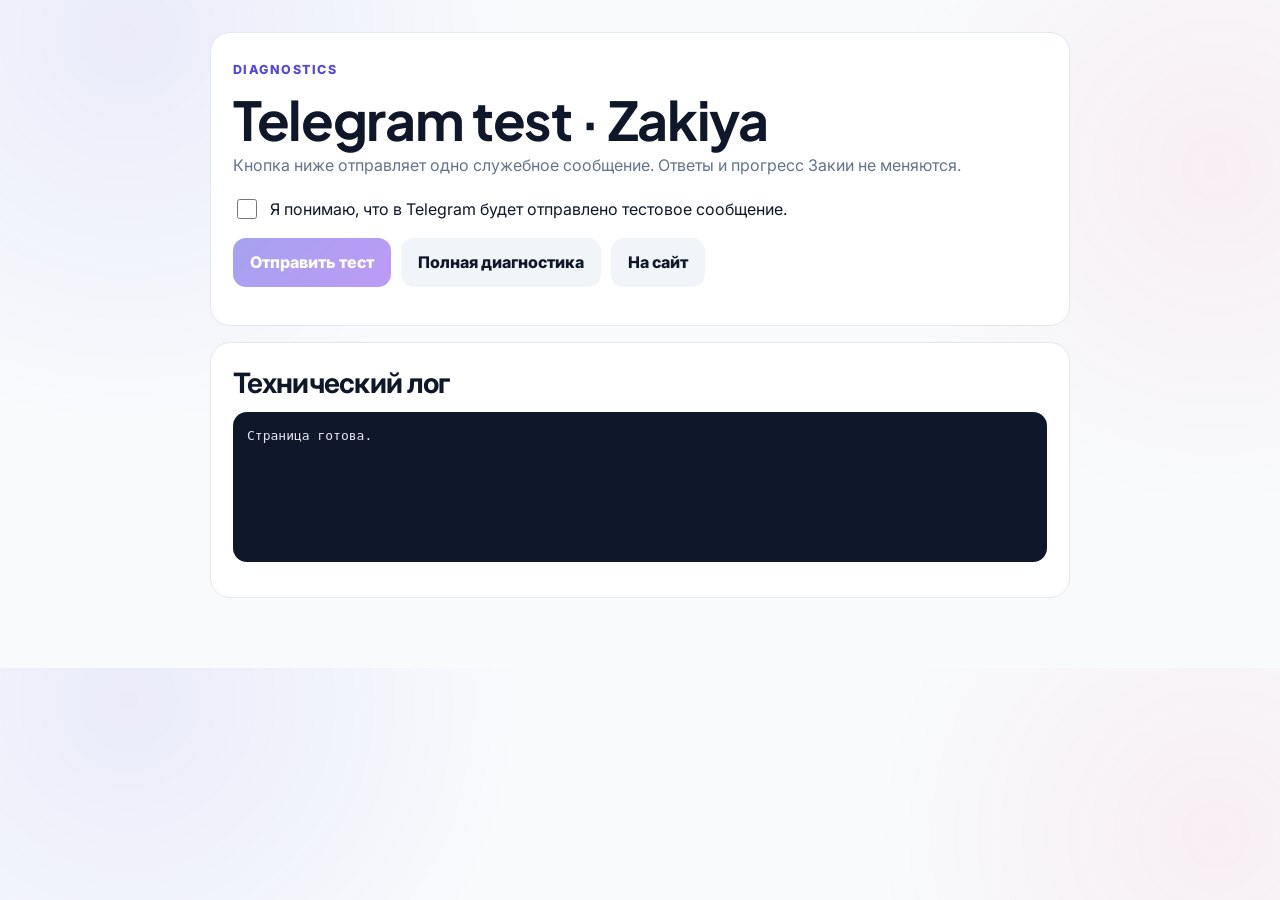
<file: telegram-report-test.html>
<!doctype html>
<html lang="ru">
<head>
  <meta charset="utf-8">
  <meta name="viewport" content="width=device-width, initial-scale=1, viewport-fit=cover">
  <meta name="robots" content="noindex,nofollow">
  <title>Telegram test · Zakiya</title>
  <link rel="stylesheet" href="styles.css">
  <style>
    .service-wrap{width:min(860px,calc(100% - 28px));margin:32px auto 70px}.service-card{background:#fff;border:1px solid #e2e8f0;border-radius:20px;padding:22px;margin-top:16px}.service-log{margin-top:14px;background:#0f172a;color:#e2e8f0;padding:14px;border-radius:14px;white-space:pre-wrap;min-height:150px;font:500 13px/1.55 ui-monospace,SFMono-Regular,Menlo,monospace}.service-ok{background:#ecfdf3;color:#067647;padding:12px 14px;border-radius:14px}.service-bad{background:#fef3f2;color:#b42318;padding:12px 14px;border-radius:14px}.service-note{color:#64748b}.service-actions{display:flex;gap:10px;flex-wrap:wrap;margin-top:16px}@media(max-width:600px){.service-actions>*{width:100%}}
  </style>
  <script src="config.js" defer></script>
</head>
<body>
  <main class="service-wrap">
    <section class="service-card">
      <span class="eyebrow">Diagnostics</span>
      <h1 style="margin-top:6px">Telegram test · Zakiya</h1>
      <p class="service-note">Кнопка ниже отправляет одно служебное сообщение. Ответы и прогресс Закии не меняются.</p>
      <label style="display:flex;gap:10px;align-items:flex-start;margin-top:18px"><input id="confirm" type="checkbox" style="width:20px;height:20px"><span>Я понимаю, что в Telegram будет отправлено тестовое сообщение.</span></label>
      <div class="service-actions">
        <button class="btn btn-primary" id="send" type="button" disabled>Отправить тест</button>
        <a class="btn btn-secondary" href="diagnostics.html">Полная диагностика</a>
        <a class="btn btn-secondary" href="index.html">На сайт</a>
      </div>
      <div id="result" style="margin-top:16px"></div>
    </section>
    <section class="service-card">
      <h2>Технический лог</h2>
      <pre id="log" class="service-log">Страница готова.</pre>
    </section>
  </main>
  <script>
    window.addEventListener('DOMContentLoaded', () => {
      const confirm = document.getElementById('confirm');
      const send = document.getElementById('send');
      const result = document.getElementById('result');
      const log = document.getElementById('log');
      confirm.addEventListener('change', () => { send.disabled = !confirm.checked; });
      const write = (msg, data) => { log.textContent += `\n[${new Date().toLocaleTimeString('ru-RU')}] ${msg}${data ? `\n${JSON.stringify(data,null,2)}` : ''}`; };
      send.addEventListener('click', async () => {
        if (!confirm.checked) return;
        send.disabled = true; result.innerHTML = '';
        try {
          const config = window.APP_CONFIG || {};
          const url = String(config.supabase?.url || '').replace(/\/+$/, '');
          const key = String(config.supabase?.anonKey || '');
          if (!url || !key) throw new Error('В config.js нет Supabase URL или public key.');
          write('Отправляю запрос в diagnostics-zakiya…');
          const response = await fetch(`${url}/functions/v1/diagnostics-zakiya`, {
            method:'POST',
            headers:{'content-type':'application/json','apikey':key,'authorization':`Bearer ${key}`},
            body:JSON.stringify({kind:'diagnostics_send_report',studentId:'zakiya',pageUrl:location.href})
          });
          const data = await response.json().catch(() => ({}));
          write(`HTTP ${response.status}`, data);
          if (!response.ok || !data.ok) throw new Error(data.error || `HTTP ${response.status}`);
          if (data.skipped) result.innerHTML = `<div class="service-ok">Тест уже отправлялся недавно. Повтори через ${data.retryAfterSeconds || 30} сек.</div>`;
          else result.innerHTML = `<div class="service-ok">✓ Telegram принял сообщение. message_id=${data.telegramMessageId}; thread_id=${data.threadId ?? 'NULL'}.</div>`;
        } catch (error) {
          result.innerHTML = `<div class="service-bad">✕ ${String(error.message || error)}</div>`;
          write('Ошибка', {error:String(error.message || error)});
        } finally { send.disabled = !confirm.checked; }
      });
    });
  </script>
</body>
</html>
</file>
<file: styles.css>
@import url('https://fonts.googleapis.com/css2?family=Inter:wght@400;500;600;700&family=Plus+Jakarta+Sans:wght@600;700;800&display=swap');

:root {
  --indigo: #4f46e5;
  --violet: #7c3aed;
  --purple: #9333ea;
  --rose: #f43f5e;
  --sky: #0ea5e9;
  --green: #16a34a;
  --amber: #f59e0b;
  --dark: #0f172a;
  --border: #e2e8f0;
  --muted: #64748b;
  --background: #f8fafc;
  --white: #ffffff;
  --shadow: 0 14px 34px rgba(15, 23, 42, 0.08);
  --shadow-hover: 0 18px 42px rgba(79, 70, 229, 0.14);
  --radius: 18px;
  --content: 700px;
  --nav-height: 76px;
}

* { box-sizing: border-box; }
html { scroll-behavior: smooth; }
body {
  margin: 0;
  min-width: 320px;
  color: var(--dark);
  background:
    radial-gradient(circle at 10% 5%, rgba(79,70,229,.08), transparent 30%),
    radial-gradient(circle at 95% 25%, rgba(244,63,94,.06), transparent 26%),
    var(--background);
  font: 400 16px/1.65 'Inter', system-ui, sans-serif;
  overflow-x: hidden;
}
body.has-bottom-nav { padding-bottom: calc(var(--nav-height) + 42px + env(safe-area-inset-bottom)); }
button, input, textarea, select { font: inherit; }
button, a { -webkit-tap-highlight-color: transparent; }
a { color: inherit; text-decoration: none; }
img, svg { max-width: 100%; }

.skip-link {
  position: fixed; left: 12px; top: -80px; z-index: 1000;
  background: var(--dark); color: white; padding: 10px 14px; border-radius: 10px;
}
.skip-link:focus { top: 12px; }

.container { width: min(100%, var(--content)); margin: 0 auto; padding-left: 20px; padding-right: 20px; }
.main-content { padding-top: 26px; }
.section { margin-top: 28px; }
.section:last-child { margin-bottom: 28px; }

h1, h2, h3, h4 {
  font-family: 'Plus Jakarta Sans', 'Inter', sans-serif;
  line-height: 1.2; margin: 0; letter-spacing: -0.025em;
}
h1 { font-size: clamp(2rem, 7vw, 3.35rem); }
h2 { font-size: clamp(1.35rem, 4vw, 1.75rem); }
h3 { font-size: 1.05rem; }
p { margin: 0; }
.muted { color: var(--muted); }
.eyebrow { color: var(--indigo); font-weight: 800; font-size: .78rem; letter-spacing: .12em; text-transform: uppercase; }
.section-heading { display: flex; align-items: end; justify-content: space-between; gap: 16px; margin-bottom: 14px; }
.section-heading p { color: var(--muted); font-size: .92rem; }

.hero {
  position: relative;
  color: white;
  overflow: hidden;
  background: linear-gradient(135deg, var(--indigo) 0%, var(--violet) 52%, var(--purple) 100%);
  isolation: isolate;
}
.hero::before, .hero::after {
  content: ''; position: absolute; border-radius: 999px; filter: blur(4px); opacity: .3; z-index: -1;
}
.hero::before { width: 320px; height: 320px; background: #c4b5fd; right: -140px; top: -180px; }
.hero::after { width: 210px; height: 210px; background: #f9a8d4; left: -110px; bottom: -100px; }
.hero-home { min-height: 360px; padding: 58px 0 86px; }
.hero-compact { min-height: 240px; padding: 42px 0 76px; }
.hero-content { position: relative; z-index: 2; }
.hero-content h1 { max-width: 640px; margin-top: 16px; }
.hero-content > p { max-width: 560px; margin-top: 14px; font-size: clamp(1rem, 3vw, 1.17rem); color: rgba(255,255,255,.84); }
.hero-badge {
  display: inline-flex; align-items: center; gap: 8px;
  min-height: 38px; padding: 7px 13px; border-radius: 999px;
  border: 1px solid rgba(255,255,255,.24); background: rgba(255,255,255,.12);
  box-shadow: inset 0 1px 0 rgba(255,255,255,.16);
  backdrop-filter: blur(10px); font-size: .88rem; font-weight: 700;
}
.hero-wave { position: absolute; left: 0; right: 0; bottom: -1px; width: 100%; height: 62px; display: block; }
.star { position: absolute; z-index: 1; color: rgba(255,255,255,.7); animation: twinkle 3.2s ease-in-out infinite; pointer-events: none; }
.star.one { top: 28px; right: 12%; font-size: 1.1rem; }
.star.two { top: 46%; right: 5%; font-size: .72rem; animation-delay: .8s; }
.star.three { left: 7%; top: 30%; font-size: .65rem; animation-delay: 1.6s; }
@keyframes twinkle { 0%,100% { transform: scale(.85) rotate(0); opacity: .35; } 50% { transform: scale(1.22) rotate(18deg); opacity: .95; } }

.card {
  background: var(--white); border: 1.5px solid var(--border); border-radius: var(--radius);
  box-shadow: var(--shadow); padding: 20px;
}
.card.interactive { transition: transform .2s ease, box-shadow .2s ease, border-color .2s ease; }
.card.interactive:hover { transform: translateY(-3px); box-shadow: var(--shadow-hover); border-color: #c7d2fe; }
.card.disabled { background: rgba(255,255,255,.72); box-shadow: none; }

.quick-grid { display: grid; grid-template-columns: 1fr 1fr; gap: 14px; }
.quick-card { min-height: 176px; display: flex; flex-direction: column; justify-content: space-between; }
.quick-card.wide { grid-column: span 2; min-height: auto; flex-direction: row; align-items: center; gap: 20px; }
.icon-box { width: 50px; height: 50px; border-radius: 15px; display: grid; place-items: center; font-size: 1.45rem; margin-bottom: 18px; }
.icon-indigo { background: #eef2ff; color: var(--indigo); }
.icon-rose { background: #fff1f2; color: var(--rose); }
.icon-sky { background: #e0f2fe; color: var(--sky); }
.quick-card h3 { font-size: 1.15rem; }
.quick-card p { color: var(--muted); margin-top: 7px; font-size: .94rem; }
.arrow { font-size: 1.35rem; color: var(--indigo); font-weight: 800; }

.book-card { display: flex; align-items: center; gap: 18px; background: linear-gradient(145deg, #fff, #f5f3ff); }
.book-cover { width: 74px; height: 92px; flex: 0 0 auto; display: grid; place-items: center; border-radius: 12px 8px 8px 12px; background: linear-gradient(145deg, var(--indigo), var(--violet)); color: white; font-size: 1.7rem; box-shadow: 7px 8px 16px rgba(79,70,229,.2); }
.book-card h3 { font-size: 1.25rem; margin-top: 4px; }
.book-edition { color: var(--muted); margin-top: 4px; }

.stats-grid { display: grid; grid-template-columns: repeat(4, 1fr); gap: 10px; }
.stat-card { padding: 16px 12px; text-align: center; box-shadow: none; }
.stat-card strong { display: block; font-family: 'Plus Jakarta Sans'; font-size: 1.45rem; line-height: 1.1; }
.stat-card span { display: block; color: var(--muted); margin-top: 6px; font-size: .78rem; line-height: 1.35; }

.progress-list { display: grid; gap: 16px; }
.progress-row-head { display: flex; align-items: center; justify-content: space-between; gap: 12px; margin-bottom: 8px; font-size: .9rem; }
.progress-row-head strong { font-weight: 700; }
.progress-row-head span { color: var(--muted); }
.progress-track { width: 100%; height: 10px; border-radius: 99px; background: #edf2f7; overflow: hidden; }
.progress-fill { height: 100%; width: 0; border-radius: inherit; background: linear-gradient(90deg, var(--indigo), var(--violet)); transition: width .5s ease; }
.progress-fill.rose { background: linear-gradient(90deg, var(--rose), #fb7185); }
.progress-fill.green { background: linear-gradient(90deg, var(--green), #4ade80); }

.empty-state { text-align: center; padding: 34px 24px; }
.empty-state-icon { width: 62px; height: 62px; display: grid; place-items: center; margin: 0 auto 16px; border-radius: 20px; background: #f1f5f9; font-size: 1.8rem; }
.empty-state h3 { font-size: 1.15rem; }
.empty-state p { color: var(--muted); margin: 8px auto 0; max-width: 480px; }

.list { display: grid; gap: 14px; }
.item-card { display: flex; align-items: center; gap: 14px; }
.current-material-card { min-height: 104px; }
.item-main { min-width: 0; flex: 1; }
.item-main h3 { overflow-wrap: anywhere; }
.item-main p { color: var(--muted); margin-top: 4px; font-size: .9rem; }
.item-icon { width: 48px; height: 48px; border-radius: 14px; display: grid; place-items: center; background: #f1f5f9; flex: 0 0 auto; font-size: 1.25rem; }
.status-badge { display: inline-flex; align-items: center; min-height: 27px; padding: 4px 9px; border-radius: 999px; font-size: .72rem; font-weight: 800; white-space: nowrap; }
.status-available { background: #ecfdf5; color: #15803d; }
.status-completed { background: #eef2ff; color: var(--indigo); }
.status-locked, .status-draft { background: #f1f5f9; color: var(--muted); }

.summary-grid { display: grid; grid-template-columns: repeat(3, 1fr); gap: 10px; }
.summary-card { text-align: center; padding: 16px 10px; box-shadow: none; }
.summary-card strong { display: block; font-family: 'Plus Jakarta Sans'; font-size: 1.4rem; }
.summary-card span { color: var(--muted); font-size: .8rem; }

.filters, .mode-tabs { display: flex; gap: 8px; overflow-x: auto; padding: 2px 1px 6px; scrollbar-width: thin; }
.filter-btn, .mode-btn {
  min-height: 42px; padding: 9px 14px; border: 1.5px solid var(--border); border-radius: 999px;
  background: white; color: var(--muted); cursor: pointer; font-weight: 700; white-space: nowrap;
}
.filter-btn.active, .mode-btn.active { background: var(--dark); border-color: var(--dark); color: white; }

.btn {
  min-height: 46px; display: inline-flex; align-items: center; justify-content: center; gap: 8px;
  border: 0; border-radius: 13px; padding: 11px 17px; cursor: pointer; font-weight: 800;
  transition: transform .16s ease, opacity .16s ease, box-shadow .16s ease;
}
.btn:hover { transform: translateY(-1px); }
.btn:focus-visible, .filter-btn:focus-visible, .mode-btn:focus-visible, input:focus-visible, textarea:focus-visible, select:focus-visible { outline: 3px solid rgba(79,70,229,.25); outline-offset: 2px; }
.btn-primary { color: white; background: linear-gradient(135deg, var(--indigo), var(--violet)); box-shadow: 0 10px 22px rgba(79,70,229,.22); }
.btn-secondary { color: var(--dark); background: #f1f5f9; }
.btn-success { color: white; background: var(--green); }
.btn-danger { color: white; background: var(--rose); }
.btn:disabled { opacity: .5; cursor: not-allowed; transform: none; box-shadow: none; }
.button-row { display: flex; flex-wrap: wrap; gap: 10px; margin-top: 18px; }

.lesson-block { margin-top: 14px; }
.lesson-block h3 { margin-bottom: 8px; }
.tip-card { background: #f5f3ff; border-color: #ddd6fe; }
.info-card { background: #eff6ff; border-color: #bfdbfe; }
.field-label { display: block; font-weight: 700; margin-bottom: 8px; }
.text-field, textarea, select {
  width: 100%; max-width: 100%; min-height: 48px; border: 1.5px solid var(--border); border-radius: 12px;
  padding: 11px 13px; background: white; color: var(--dark);
}
textarea { min-height: 120px; resize: vertical; }
.option-list { display: grid; gap: 9px; }
.option { display: flex; align-items: flex-start; gap: 10px; padding: 11px 12px; border: 1.5px solid var(--border); border-radius: 12px; background: white; }
.option input { margin-top: 4px; accent-color: var(--indigo); }
.feedback { display: none; margin-top: 10px; padding: 10px 12px; border-radius: 11px; font-size: .9rem; }
.feedback.show { display: block; }
.feedback.good { background: #ecfdf5; color: #166534; }
.feedback.bad { background: #fff1f2; color: #9f1239; }
.match-grid { display: grid; grid-template-columns: 1fr 1fr; gap: 10px; align-items: center; }
.word-chips { display: flex; flex-wrap: wrap; gap: 8px; }
.word-chip { border: 1.5px solid var(--border); background: white; border-radius: 10px; min-height: 40px; padding: 8px 11px; cursor: grab; }
.audio-player { width: 100%; margin-top: 8px; }

.table-wrap { overflow-x: auto; border-radius: 12px; border: 1.5px solid var(--border); }
table { width: 100%; min-width: 520px; border-collapse: collapse; background: white; }
th, td { padding: 12px 13px; border-bottom: 1px solid var(--border); text-align: left; vertical-align: top; }
th { background: #f8fafc; font-size: .85rem; }
tr:last-child td { border-bottom: 0; }

.flashcard-stage { perspective: 1200px; }
.flashcard { position: relative; min-height: 300px; cursor: pointer; transform-style: preserve-3d; transition: transform .55s cubic-bezier(.2,.75,.2,1); }
.flashcard.flipped { transform: rotateY(180deg); }
.flash-face { position: absolute; inset: 0; padding: 28px; border: 1.5px solid var(--border); border-radius: 22px; background: white; box-shadow: var(--shadow); backface-visibility: hidden; display: flex; flex-direction: column; align-items: center; justify-content: center; text-align: center; }
.flash-back { transform: rotateY(180deg); background: linear-gradient(145deg, #fff, #eef2ff); }
.flash-word { font-family: 'Plus Jakarta Sans'; font-size: clamp(2rem, 8vw, 3rem); overflow-wrap: anywhere; }
.flash-transcription { color: var(--muted); margin-top: 8px; }
.flash-example { margin-top: 20px; color: var(--muted); max-width: 480px; }
.flash-counter { text-align: center; color: var(--muted); margin-bottom: 10px; font-size: .9rem; }
.trainer-actions { display: grid; grid-template-columns: 1fr 1fr; gap: 10px; margin-top: 14px; }

.quiz-option { width: 100%; min-height: 52px; text-align: left; border: 1.5px solid var(--border); background: white; border-radius: 13px; padding: 12px 14px; cursor: pointer; font-weight: 600; }
.quiz-option.correct { border-color: #86efac; background: #f0fdf4; color: #166534; }
.quiz-option.wrong { border-color: #fda4af; background: #fff1f2; color: #9f1239; }
.quiz-option:disabled { cursor: default; }
.words-grid { display: grid; grid-template-columns: repeat(2, minmax(0,1fr)); gap: 10px; }
.word-card { min-width: 0; box-shadow: none; }
.word-card.known { border-color: #86efac; background: #f0fdf4; }
.word-card.difficult { box-shadow: inset 4px 0 0 var(--rose); }
.word-card strong, .word-card span { overflow-wrap: anywhere; }
.word-card span { display: block; color: var(--muted); margin-top: 4px; }

.bottom-nav {
  position: fixed; z-index: 100; left: 50%; bottom: max(14px, env(safe-area-inset-bottom)); transform: translateX(-50%);
  width: min(calc(100% - 24px), 520px); min-height: 66px; padding: 7px;
  display: grid; grid-template-columns: repeat(4, 1fr); gap: 4px;
  background: #0f172a; border: 1px solid rgba(255,255,255,.1); border-radius: 22px;
  box-shadow: 0 18px 45px rgba(15,23,42,.28);
}
.nav-link { min-width: 0; min-height: 50px; display: flex; flex-direction: column; align-items: center; justify-content: center; gap: 2px; color: #94a3b8; border-radius: 16px; font-size: .67rem; font-weight: 700; }
.nav-link .nav-icon { font-size: 1.15rem; line-height: 1; }
.nav-link.active { color: white; background: rgba(255,255,255,.12); }

.toast { position: fixed; z-index: 200; left: 50%; bottom: calc(var(--nav-height) + 35px); transform: translate(-50%, 20px); width: min(calc(100% - 32px), 520px); padding: 12px 16px; border-radius: 13px; color: white; background: var(--dark); box-shadow: var(--shadow); opacity: 0; pointer-events: none; transition: .25s ease; text-align: center; }
.toast.show { opacity: 1; transform: translate(-50%, 0); }

.reveal { animation: reveal .55s ease both; }
@keyframes reveal { from { opacity: 0; transform: translateY(12px); } to { opacity: 1; transform: none; } }

@media (max-width: 620px) {
  .hero-home { min-height: 330px; padding-top: 46px; }
  .quick-grid, .words-grid { grid-template-columns: 1fr; }
  .quick-card.wide { grid-column: span 1; }
  .stats-grid { grid-template-columns: repeat(2, 1fr); }
  .item-card { align-items: flex-start; }
  .status-badge { margin-left: auto; }
}

@media (max-width: 420px) {
  .container { padding-left: 16px; padding-right: 16px; }
  .card { padding: 17px; }
  .hero-compact { min-height: 220px; padding-top: 34px; }
  .book-card { align-items: flex-start; }
  .summary-grid { gap: 7px; }
  .summary-card { padding: 14px 6px; }
  .summary-card strong { font-size: 1.25rem; }
  .match-grid { grid-template-columns: 1fr; }
  .trainer-actions { grid-template-columns: 1fr; }
}

@media (prefers-reduced-motion: reduce) {
  *, *::before, *::after { scroll-behavior: auto !important; animation-duration: .01ms !important; animation-iteration-count: 1 !important; transition-duration: .01ms !important; }
}

/* Supabase cloud access */
.cloud-sync-panel {
  display: grid;
  grid-template-columns: minmax(0, 1fr) auto;
  gap: 16px;
  align-items: center;
  margin-bottom: 22px;
  padding: 18px;
  border: 1.5px solid var(--border);
  border-radius: 18px;
  background: rgba(255, 255, 255, 0.96);
  box-shadow: 0 10px 30px rgba(15, 23, 42, 0.07);
}

.cloud-sync-panel p {
  margin: 5px 0 0;
  color: var(--muted);
  font-size: 0.9rem;
}

.cloud-login-form {
  display: grid;
  grid-template-columns: minmax(150px, 1fr) minmax(150px, 1fr) auto;
  gap: 10px;
  align-items: end;
}

.cloud-login-form label {
  display: grid;
  gap: 6px;
  color: var(--muted);
  font-size: 0.78rem;
  font-weight: 700;
}

.cloud-login-form .text-field {
  min-width: 0;
  margin: 0;
}

.btn-small {
  min-height: 40px;
  padding: 9px 14px;
}

@media (max-width: 768px) {
  .cloud-sync-panel,
  .cloud-login-form {
    grid-template-columns: 1fr;
  }

  .cloud-sync-panel .btn,
  .cloud-login-form .btn {
    width: 100%;
  }
}

.btn-ghost {
  background: #fff;
  color: var(--dark);
  border-color: var(--border);
}

.btn-ghost:hover {
  border-color: var(--indigo);
  color: var(--indigo);
}

/* Lesson worksheets — spacious, readable layout */
body[data-view="lesson"] {
  --content: 860px;
}

body[data-view="lesson"] .hero-compact {
  min-height: 220px;
  padding-top: 36px;
}

body[data-view="lesson"] .main-content {
  padding-top: 18px;
}

body[data-view="lesson"] #lesson-root {
  display: grid;
  gap: 18px;
}

.lesson-intro {
  display: flex;
  align-items: center;
  justify-content: space-between;
  gap: 18px;
  margin: 0;
  padding: 17px 19px;
  box-shadow: none;
  background: linear-gradient(135deg, #ffffff 0%, #f8f7ff 100%);
}

.lesson-intro p {
  margin-top: 5px;
  color: #475569;
  font-size: .93rem;
}

.lesson-points {
  display: inline-flex;
  align-items: center;
  justify-content: center;
  flex: 0 0 auto;
  min-height: 34px;
  padding: 6px 11px;
  border: 1px solid #c7d2fe;
  border-radius: 999px;
  background: #eef2ff;
  color: #3730a3;
  font-size: .76rem;
  font-weight: 800;
  white-space: nowrap;
}

.lesson-roadmap {
  padding: 19px;
  box-shadow: none;
}

.lesson-roadmap-heading {
  display: flex;
  align-items: end;
  justify-content: space-between;
  gap: 16px;
  margin-bottom: 14px;
}

.lesson-roadmap-heading p {
  max-width: 430px;
  color: var(--muted);
  font-size: .84rem;
  text-align: right;
}

.lesson-roadmap ol {
  display: grid;
  grid-template-columns: repeat(3, minmax(0, 1fr));
  gap: 10px;
  margin: 0;
  padding: 0;
  list-style: none;
}

.lesson-roadmap a {
  display: flex;
  align-items: center;
  gap: 10px;
  min-height: 64px;
  padding: 11px 12px;
  border: 1.5px solid var(--border);
  border-radius: 14px;
  background: #fff;
  transition: border-color .18s ease, background .18s ease, transform .18s ease;
}

.lesson-roadmap a:hover {
  transform: translateY(-1px);
  border-color: #a5b4fc;
  background: #f8f7ff;
}

.lesson-roadmap a > span {
  width: 30px;
  height: 30px;
  display: grid;
  place-items: center;
  flex: 0 0 auto;
  border-radius: 10px;
  background: linear-gradient(135deg, var(--indigo), var(--violet));
  color: #fff;
  font-size: .76rem;
  font-weight: 900;
}

.lesson-roadmap strong {
  display: -webkit-box;
  overflow: hidden;
  -webkit-box-orient: vertical;
  -webkit-line-clamp: 2;
  font-size: .82rem;
  line-height: 1.35;
}

#lesson-blocks {
  display: grid;
  gap: 18px;
}

.lesson-block {
  margin: 0;
  scroll-margin-top: 24px;
}

.lesson-block h3 {
  margin-bottom: 8px;
}

.lesson-section-title {
  position: relative;
  display: grid;
  grid-template-columns: auto minmax(0, 1fr);
  gap: 14px;
  align-items: start;
  margin: 22px 0 0;
  padding: 24px 4px 8px;
  border-top: 1px solid #dbe3ef;
}

.lesson-section-title:first-child {
  margin-top: 4px;
  border-top: 0;
  padding-top: 10px;
}

.lesson-section-step {
  width: 39px;
  height: 39px;
  display: grid;
  place-items: center;
  border-radius: 13px;
  background: #eef2ff;
  color: var(--indigo);
  font-family: 'Plus Jakarta Sans', sans-serif;
  font-size: .84rem;
  font-weight: 900;
}

.lesson-section-title h2 {
  margin-top: 5px;
  font-size: clamp(1.45rem, 4vw, 1.9rem);
}

.lesson-section-title .muted {
  max-width: 650px;
  margin-top: 8px;
  line-height: 1.6;
}

/* Reading */
.reading-card {
  padding: 0;
  overflow: hidden;
  border-color: #dbe3ef;
}

.reading-title {
  display: flex;
  align-items: center;
  justify-content: space-between;
  gap: 16px;
  padding: 24px 26px 20px;
  border-bottom: 1px solid var(--border);
  background:
    radial-gradient(circle at 93% 20%, rgba(124, 58, 237, .09), transparent 26%),
    linear-gradient(145deg, #fff, #faf9ff);
}

.reading-title h3 {
  margin-top: 5px;
  font-size: clamp(1.55rem, 5vw, 2.05rem);
}

.reading-count {
  flex: 0 0 auto;
  padding: 6px 10px;
  border-radius: 999px;
  background: #f1f5f9;
  color: #475569;
  font-size: .76rem;
  font-weight: 800;
}

.reading-copy-wrap {
  padding: 24px 26px 28px;
}

.reading-sections {
  display: grid;
  grid-template-columns: 1fr;
  gap: 13px;
  padding: 18px;
  background: #f8fafc;
}

.reading-section {
  position: relative;
  min-width: 0;
  padding: 20px 24px 21px 68px;
  border: 1px solid #dde5ef;
  border-radius: 16px;
  background: #fff;
  box-shadow: 0 5px 15px rgba(15, 23, 42, .035);
}

.reading-section:nth-child(3n + 2) {
  background: #fffdf8;
}

.reading-section:nth-child(3n) {
  background: #fbfdff;
}

.reading-section-heading {
  margin-bottom: 8px;
}

.reading-section-heading h4 {
  margin: 0;
  color: #be123c;
  font-family: 'Plus Jakarta Sans', sans-serif;
  font-size: .88rem;
  letter-spacing: .055em;
  text-transform: uppercase;
}

.reading-number {
  position: absolute;
  top: 20px;
  left: 20px;
  width: 32px;
  height: 32px;
  display: grid;
  place-items: center;
  border-radius: 11px;
  background: #fff1f2;
  color: #be123c;
  font-size: .78rem;
  font-weight: 900;
}

.reading-section-copy,
.reading-copy {
  max-width: 68ch;
  color: #334155;
  font-size: 1rem;
  line-height: 1.82;
  text-wrap: pretty;
}

/* Exercises */
.exercise-card {
  padding: 0;
  overflow: hidden;
  border-color: #dbe3ef;
}

.exercise-heading {
  padding: 23px 24px 20px;
  border-bottom: 1px solid var(--border);
  background:
    radial-gradient(circle at 95% 15%, rgba(79, 70, 229, .07), transparent 26%),
    linear-gradient(180deg, #fff, #fbfcff);
}

.exercise-heading h3 {
  max-width: 720px;
  margin-top: 6px;
  font-size: clamp(1.12rem, 3.6vw, 1.35rem);
  line-height: 1.35;
}

.exercise-instructions {
  max-width: 680px;
  margin-top: 8px;
  line-height: 1.65;
}

.exercise-items {
  display: grid;
  gap: 12px;
  padding: 16px;
  background: #f6f8fb;
}

.exercise-item {
  padding: 18px 19px;
  border: 1px solid #dce4ee;
  border-radius: 15px;
  background: #fff;
  box-shadow: 0 4px 12px rgba(15, 23, 42, .025);
  transition: border-color .2s ease, background .2s ease, box-shadow .2s ease;
}

.exercise-item:last-child {
  border-bottom: 1px solid #dce4ee;
}

.exercise-item:focus-within {
  border-color: #a5b4fc;
  box-shadow: 0 0 0 4px rgba(79, 70, 229, .08);
}

.exercise-item.is-correct {
  border-color: #86efac;
  background: #f0fdf4;
  box-shadow: inset 4px 0 0 #22c55e;
}

.exercise-item.is-wrong {
  border-color: #fecdd3;
  background: #fff7f7;
  box-shadow: inset 4px 0 0 #fb7185;
}

.exercise-item.is-saved {
  border-color: #cbd5e1;
  background: #f8fafc;
  box-shadow: inset 4px 0 0 #94a3b8;
}

.exercise-item-header {
  display: flex;
  gap: 12px;
  align-items: flex-start;
  margin-bottom: 13px;
}

.exercise-number {
  width: 31px;
  height: 31px;
  display: grid;
  place-items: center;
  flex: 0 0 auto;
  border-radius: 10px;
  background: #eef2ff;
  color: var(--indigo);
  font-size: .78rem;
  font-weight: 900;
}

.exercise-example-label {
  min-width: 78px;
  height: 31px;
  display: inline-grid;
  place-items: center;
  flex: 0 0 auto;
  padding: 0 10px;
  border-radius: 10px;
  background: #eef2ff;
  color: var(--indigo);
  font-size: .68rem;
  font-weight: 900;
  letter-spacing: .08em;
  text-transform: uppercase;
}

.exercise-prompt {
  display: block;
  max-width: 680px;
  padding-top: 3px;
  color: var(--dark);
  font-size: .98rem;
  font-weight: 700;
  line-height: 1.62;
  text-wrap: pretty;
}

.exercise-control {
  padding-left: 43px;
}

.compact-options {
  grid-template-columns: repeat(2, minmax(0, 1fr));
  gap: 9px;
}

.option {
  min-height: 48px;
  align-items: center;
  padding: 11px 13px;
  border-radius: 12px;
  cursor: pointer;
  transition: border-color .16s ease, background .16s ease, transform .16s ease;
}

.option:hover {
  transform: translateY(-1px);
  border-color: #a5b4fc;
  background: #fafaff;
}

.option:has(input:checked) {
  border-color: var(--indigo);
  background: #eef2ff;
  color: #312e81;
}

.option input {
  width: 18px;
  height: 18px;
  flex: 0 0 auto;
  margin: 0;
}

.exercise-control select,
.exercise-control .text-field {
  max-width: 560px;
}

.exercise-control textarea {
  min-height: 180px;
  line-height: 1.65;
}

.word-bank {
  display: flex;
  flex-wrap: wrap;
  align-items: center;
  gap: 7px;
  margin-top: 15px;
  padding: 11px;
  border: 1px dashed #c7d2fe;
  border-radius: 13px;
  background: #f8f7ff;
}

.word-bank-label {
  width: 100%;
  margin-bottom: 2px;
  color: #6366f1;
  font-size: .7rem;
  letter-spacing: .09em;
  text-transform: uppercase;
}

.word-bank span {
  display: inline-flex;
  align-items: center;
  min-height: 31px;
  padding: 5px 10px;
  border: 1px solid #c7d2fe;
  border-radius: 999px;
  background: #fff;
  color: #3730a3;
  font-size: .82rem;
  font-weight: 700;
}

.exercise-example {
  background: #fbfcfe;
}

.example-answer {
  display: flex;
  flex-wrap: wrap;
  gap: 9px;
  align-items: center;
  margin-left: 43px;
  padding: 11px 13px;
  border: 1px dashed #cbd5e1;
  border-radius: 11px;
  color: #475569;
}

.example-answer span {
  color: var(--muted);
  font-size: .7rem;
  font-weight: 900;
  letter-spacing: .08em;
  text-transform: uppercase;
}

.example-answer strong {
  color: var(--dark);
}

.exercise-example-prompt {
  max-width: none;
}

.example-choice-selected {
  display: inline-block;
  margin: -2px 1px;
  padding: 1px 7px 2px;
  border: 2px solid var(--indigo);
  border-radius: 999px;
  background: #eef2ff;
  color: #312e81;
  font-weight: 900;
  line-height: 1.35;
}

.example-sentence-gaps {
  line-height: 2.1;
}

.example-gap-answer {
  display: inline-block;
  padding: 0 4px 1px;
  border-bottom: 2px solid var(--indigo);
  color: #312e81;
  font-weight: 900;
  line-height: 1.55;
}

.exercise-example-copy {
  color: var(--dark);
  font-size: .98rem;
  font-weight: 700;
  line-height: 1.62;
  text-wrap: pretty;
}

.sentence-gaps {
  display: flex;
  flex-wrap: wrap;
  align-items: center;
  gap: 8px 6px;
  line-height: 2.5;
}

.gap-input {
  width: clamp(100px, 24vw, 165px);
  min-height: 43px;
  padding: 7px 9px;
  border: 0;
  border-bottom: 2px solid #94a3b8;
  border-radius: 8px 8px 2px 2px;
  background: #f8fafc;
  color: var(--dark);
  text-align: center;
}

.gap-input:focus {
  border-bottom-color: var(--indigo);
  background: #eef2ff;
  outline: none;
}

.sentence-select-gap select {
  width: clamp(145px, 28vw, 230px);
  min-height: 43px;
  flex: 0 1 auto;
  padding: 7px 34px 7px 10px;
  border: 0;
  border-bottom: 2px solid #94a3b8;
  border-radius: 8px 8px 2px 2px;
  background-color: #f8fafc;
}

.sentence-select-gap select:focus {
  border-bottom-color: var(--indigo);
  background-color: #eef2ff;
  outline: none;
}

.audio-card {
  display: flex;
  gap: 17px;
  align-items: flex-start;
  padding: 21px 22px;
  background: linear-gradient(145deg, #fff, #f8f7ff);
}

.audio-icon {
  width: 54px;
  height: 54px;
  display: grid;
  place-items: center;
  flex: 0 0 auto;
  border-radius: 17px;
  background: #eef2ff;
  font-size: 1.45rem;
}

.audio-content {
  min-width: 0;
  flex: 1;
}

.audio-content h3 {
  line-height: 1.4;
}

.audio-player {
  margin-top: 13px;
}

.feedback.neutral {
  background: #f1f5f9;
  color: #475569;
}

.lesson-actions {
  position: relative;
  margin-top: 8px;
  padding: 21px;
  border-color: #c7d2fe;
  background: linear-gradient(145deg, #fff, #f8f7ff);
}

.lesson-actions .button-row {
  margin-top: 14px;
}

.lesson-actions .btn-primary {
  min-width: 190px;
}

.save-note {
  margin-top: 12px;
  font-size: .82rem;
}


/* Continuous A/B conversation layout for dialogue exercises */
.dialogue-exercise {
  display: grid;
  gap: 10px;
  padding: 16px;
  background: #f6f8fb;
}

.dialogue-line {
  display: grid;
  grid-template-columns: 34px minmax(0, 1fr);
  gap: 12px;
  align-items: flex-start;
  padding: 13px 15px;
  border: 1px solid #dce4ee;
  border-radius: 14px;
  background: #fff;
  box-shadow: 0 4px 12px rgba(15, 23, 42, .025);
}

.dialogue-speaker {
  width: 34px;
  height: 34px;
  display: grid;
  place-items: center;
  border-radius: 11px;
  background: #eef2ff;
  color: var(--indigo);
  font-size: .82rem;
  font-weight: 900;
}

.dialogue-utterance {
  min-width: 0;
  padding-top: 1px;
  color: var(--dark);
  font-size: .98rem;
  font-weight: 650;
  line-height: 2.8;
  text-wrap: pretty;
}

.dialogue-item,
.dialogue-plain-text {
  display: inline;
}

.dialogue-gap-number {
  margin: 0 2px 0 4px;
  color: var(--indigo);
  font-size: .7rem;
  font-weight: 900;
  line-height: 1;
  vertical-align: super;
}

.dialogue-gap-input {
  width: clamp(102px, 18vw, 158px);
  min-height: 38px;
  margin: 0 3px;
  padding: 5px 8px;
  vertical-align: middle;
}

.dialogue-example-answer {
  display: inline-block;
  margin: 0 3px;
  padding: 0 3px;
  border-bottom: 2px solid #94a3b8;
  color: #334155;
  font-weight: 800;
  line-height: 1.55;
}

.dialogue-item.is-correct .dialogue-gap-input {
  border-bottom-color: #16a34a;
  background: #f0fdf4;
}

.dialogue-item.is-wrong .dialogue-gap-input {
  border-bottom-color: #e11d48;
  background: #fff1f2;
}

.dialogue-item > .feedback {
  display: none;
  margin: 0 5px;
  padding: 3px 7px;
  border-radius: 999px;
  font-size: .68rem;
  font-weight: 900;
  line-height: 1.3;
  vertical-align: middle;
}

.dialogue-item > .feedback.show {
  display: inline-flex;
}

.dialogue-text-input {
  display: inline-block;
  width: min(100%, 240px);
  margin: 0 4px;
  vertical-align: middle;
}

@media (max-width: 720px) {
  .lesson-roadmap-heading {
    display: block;
  }

  .lesson-roadmap-heading p {
    margin-top: 5px;
    text-align: left;
  }

  .lesson-roadmap ol {
    grid-template-columns: 1fr;
  }

  .lesson-roadmap a {
    min-height: 56px;
  }
}

@media (max-width: 620px) {
  body[data-view="lesson"] .hero-compact {
    min-height: 205px;
    padding-top: 31px;
  }

  .lesson-intro {
    display: grid;
    gap: 12px;
  }

  .lesson-points {
    justify-self: start;
  }

  .lesson-section-title {
    grid-template-columns: auto minmax(0, 1fr);
    gap: 11px;
  }

  .lesson-section-step {
    width: 35px;
    height: 35px;
  }

  .reading-title {
    align-items: flex-start;
    padding: 20px 18px 17px;
  }

  .reading-count {
    display: none;
  }

  .reading-sections {
    gap: 11px;
    padding: 12px;
  }

  .reading-section {
    padding: 18px 17px 19px 57px;
  }

  .reading-number {
    top: 18px;
    left: 16px;
    width: 29px;
    height: 29px;
  }

  .reading-section-copy,
  .reading-copy {
    font-size: .97rem;
    line-height: 1.78;
  }

  .exercise-heading {
    padding: 20px 17px 17px;
  }

  .exercise-items {
    gap: 10px;
    padding: 11px;
  }

  .exercise-item {
    padding: 16px 14px;
  }

  .exercise-control {
    padding-left: 0;
  }
  .compact-options {
    grid-template-columns: 1fr;
  }

  .example-answer {
    margin-left: 0;
  }

  .audio-card {
    display: block;
    padding: 18px;
  }

  .audio-icon {
    margin-bottom: 12px;
  }

  .sentence-gaps {
    line-height: 1.9;
  }

  .gap-input {
    width: min(100%, 145px);
  }

  .dialogue-exercise {
    padding: 11px;
  }

  .dialogue-line {
    grid-template-columns: 30px minmax(0, 1fr);
    gap: 9px;
    padding: 12px 11px;
  }

  .dialogue-speaker {
    width: 30px;
    height: 30px;
    border-radius: 9px;
  }

  .dialogue-utterance {
    font-size: .94rem;
    line-height: 2.65;
  }

  .dialogue-gap-input {
    width: min(100%, 132px);
    min-height: 36px;
  }
}

@media (max-width: 420px) {
  .lesson-roadmap,
  .lesson-intro {
    padding: 16px;
  }

  .lesson-section-title {
    padding-left: 0;
    padding-right: 0;
  }

  .reading-section {
    padding: 17px 14px 18px;
  }

  .reading-number {
    position: static;
    margin-bottom: 9px;
  }

  .exercise-item-header {
    gap: 9px;
  }

  .exercise-number {
    width: 28px;
    height: 28px;
  }

  .lesson-actions .button-row,
  .lesson-actions .btn {
    width: 100%;
  }
}
.lesson-back-link {
  display: inline-flex;
  align-items: center;
  gap: 8px;
  margin: 0 0 24px;
  color: #4f46e5;
  font-weight: 700;
  text-decoration: none;
}

.lesson-back-link:hover {
  text-decoration: underline;
}

.lesson-back-link:focus-visible {
  outline: 3px solid rgba(79, 70, 229, 0.25);
  outline-offset: 4px;
  border-radius: 6px;
}


/* Grammar topic redesign */
.grammar-intro-card {
  background: linear-gradient(145deg, #ffffff, #f5f7ff);
  border-color: #dbe3ff;
}

.grammar-lead {
  margin-top: 10px;
  line-height: 1.75;
}

.grammar-formula-box {
  margin-top: 16px;
  padding: 15px 16px;
  border: 1px dashed #c7d2fe;
  border-radius: 15px;
  background: #f8f7ff;
}

.grammar-formula-box strong {
  display: inline-block;
  margin-bottom: 6px;
  color: #4338ca;
}

.grammar-anchor-links {
  display: flex;
  flex-wrap: wrap;
  gap: 8px;
  margin-top: 16px;
}

.grammar-anchor-link {
  display: inline-flex;
  align-items: center;
  min-height: 38px;
  padding: 8px 12px;
  border: 1px solid #dbe3ff;
  border-radius: 999px;
  background: white;
  color: #3730a3;
  font-weight: 700;
  font-size: .86rem;
}

.grammar-glance-grid,
.grammar-mini-grid {
  display: grid;
  grid-template-columns: repeat(2, minmax(0, 1fr));
  gap: 12px;
}

.grammar-glance-card,
.grammar-mini-card {
  box-shadow: none;
}

.grammar-glance-head {
  display: flex;
  align-items: flex-start;
  gap: 12px;
}

.grammar-glance-icon {
  width: 42px;
  height: 42px;
  display: grid;
  place-items: center;
  flex: 0 0 auto;
  border-radius: 14px;
  background: #eef2ff;
  font-size: 1.2rem;
}

.grammar-pattern {
  margin-top: 14px;
  padding: 10px 12px;
  border-radius: 12px;
  background: #f8fafc;
  color: #334155;
  font-weight: 700;
  line-height: 1.5;
}

.grammar-example-sentence {
  margin-top: 10px;
  color: #475569;
}

.grammar-mini-card {
  background: linear-gradient(145deg, #fff, #fbfcff);
}

.grammar-mini-card p {
  margin-top: 8px;
  color: #334155;
}

.grammar-mini-example {
  margin-top: 12px;
  padding: 11px 12px;
  border-radius: 12px;
  background: #eef2ff;
  color: #3730a3;
  font-weight: 700;
}

.grammar-example-group {
  background: linear-gradient(145deg, #fff, #fbfcff);
}

.grammar-example-item {
  color: #334155;
  line-height: 1.7;
}

.grammar-exercise-card {
  overflow: hidden;
}

.grammar-exercise-heading {
  position: relative;
}

.grammar-step-row {
  display: flex;
  flex-wrap: wrap;
  gap: 8px;
  align-items: center;
  margin-bottom: 8px;
}

.grammar-step-badge,
.grammar-difficulty {
  display: inline-flex;
  align-items: center;
  min-height: 28px;
  padding: 4px 10px;
  border-radius: 999px;
  font-size: .75rem;
  font-weight: 800;
}

.grammar-step-badge {
  background: #eef2ff;
  color: #4338ca;
}

.grammar-difficulty {
  background: #ecfdf5;
  color: #15803d;
}

.grammar-practice-actions {
  margin-top: 16px;
  border-color: #dbe3ff;
  background: linear-gradient(145deg, #fff, #f8f7ff);
}

.grammar-success-note {
  margin-top: 10px;
  color: #334155;
}

@media (max-width: 620px) {
  .grammar-glance-grid,
  .grammar-mini-grid {
    grid-template-columns: 1fr;
  }
}

/* Linked lesson materials in the homework hub and lesson page */
.lesson-hub-card {
  padding: 0;
  overflow: hidden;
}

.lesson-hub-main {
  display: flex;
  align-items: center;
  gap: 14px;
  padding: 20px;
  transition: background .18s ease;
}

.lesson-hub-main.interactive:hover {
  background: #fbfcff;
}

.lesson-materials {
  border: 1px solid var(--border);
  background: #fff;
}

/* Compact links in the homework hub */
.lesson-materials-hub {
  display: flex;
  align-items: center;
  gap: 10px;
  min-height: 52px;
  margin: 0;
  padding: 9px 16px 10px;
  border-width: 1px 0 0;
  border-radius: 0;
  background: #f8fafc;
}

.lesson-materials-compact-label {
  flex: 0 0 auto;
  color: var(--muted);
  font-size: .7rem;
  font-weight: 800;
  letter-spacing: .08em;
  text-transform: uppercase;
}

.lesson-materials-hub .lesson-material-links {
  min-width: 0;
  display: flex;
  flex-wrap: wrap;
  gap: 6px;
  margin: 0;
}

.lesson-material-chip {
  min-height: 34px;
  display: inline-flex;
  align-items: center;
  gap: 6px;
  padding: 6px 9px;
  border: 1px solid #dbe3ff;
  border-radius: 999px;
  background: #fff;
  color: #334155;
  font-size: .76rem;
  font-weight: 750;
  line-height: 1;
  white-space: nowrap;
  transition: transform .16s ease, border-color .16s ease, background .16s ease;
}

.lesson-material-chip:hover {
  transform: translateY(-1px);
  border-color: #a5b4fc;
  background: #f5f3ff;
}

.lesson-material-chip.vocab {
  border-color: #fecdd3;
  background: #fffafb;
}

.lesson-material-chip.grammar {
  border-color: #c7d2fe;
  background: #fafaff;
}

.lesson-material-chip-icon {
  font-size: .92rem;
}

.lesson-material-chip-arrow {
  color: var(--indigo);
  font-weight: 900;
}

/* One clear materials block inside the lesson */
.lesson-materials-lesson {
  margin-top: 14px;
  padding: 16px;
  border-color: #c7d2fe;
  border-radius: 18px;
  background:
    radial-gradient(circle at 95% 0%, rgba(124, 58, 237, .09), transparent 30%),
    linear-gradient(145deg, #fff, #f8f7ff);
  box-shadow: 0 10px 26px rgba(79, 70, 229, .07);
}

.lesson-materials-heading {
  display: flex;
  align-items: baseline;
  justify-content: space-between;
  gap: 14px;
}

.lesson-materials-heading p {
  color: var(--muted);
  font-size: .84rem;
  text-align: right;
}

.lesson-materials-lesson .lesson-material-links {
  display: grid;
  grid-template-columns: repeat(3, minmax(0, 1fr));
  gap: 9px;
  margin-top: 12px;
}

.lesson-material-link {
  min-width: 0;
  min-height: 64px;
  display: flex;
  align-items: center;
  justify-content: space-between;
  gap: 10px;
  padding: 10px 11px;
  border: 1.5px solid #dbe3ff;
  border-radius: 14px;
  background: rgba(255,255,255,.92);
  transition: transform .16s ease, border-color .16s ease, box-shadow .16s ease;
}

.lesson-material-link:hover {
  transform: translateY(-2px);
  border-color: #8b5cf6;
  box-shadow: 0 9px 20px rgba(79, 70, 229, .12);
}

.lesson-material-link-main {
  min-width: 0;
  display: flex;
  align-items: flex-start;
  gap: 9px;
}

.lesson-material-icon {
  width: 32px;
  height: 32px;
  display: grid;
  place-items: center;
  flex: 0 0 auto;
  border-radius: 10px;
  background: #eef2ff;
  font-size: 1rem;
}

.lesson-material-text {
  min-width: 0;
}

.lesson-material-link strong,
.lesson-material-link small {
  display: block;
}

.lesson-material-link strong {
  font-size: .82rem;
}

.lesson-material-link small {
  margin-top: 2px;
  color: var(--muted);
  font-size: .7rem;
  line-height: 1.32;
  overflow-wrap: anywhere;
}

.lesson-material-arrow {
  width: 29px;
  height: 29px;
  display: grid;
  place-items: center;
  flex: 0 0 auto;
  border-radius: 50%;
  background: #ede9fe;
  color: #6d28d9;
  font-size: .95rem;
  font-weight: 900;
  transition: transform .16s ease, background .16s ease;
}

.lesson-material-link:hover .lesson-material-arrow {
  transform: translateX(2px);
  background: #ddd6fe;
}

.lesson-material-link.vocab {
  border-color: #fecdd3;
}

.lesson-material-link.vocab .lesson-material-icon {
  background: #fff1f2;
}

.lesson-material-link.grammar {
  border-color: #c7d2fe;
}

@media (max-width: 620px) {
  .lesson-hub-main {
    align-items: flex-start;
    padding: 17px;
  }

  .lesson-materials-hub {
    align-items: flex-start;
    padding: 9px 13px 11px;
  }

  .lesson-materials-compact-label {
    padding-top: 9px;
  }

  .lesson-materials-lesson .lesson-material-links {
    grid-template-columns: 1fr;
  }

  .lesson-materials-heading {
    display: block;
  }

  .lesson-materials-heading p {
    margin-top: 4px;
    text-align: left;
  }
}

@media (max-width: 420px) {
  .lesson-materials-hub {
    display: block;
  }

  .lesson-materials-compact-label {
    display: block;
    padding: 0;
    margin-bottom: 7px;
  }

  .lesson-material-chip {
    min-height: 32px;
    padding: 6px 8px;
    font-size: .72rem;
  }
}

/* Sequential homework numbering */
.homework-number {
  display: block;
  margin-bottom: 4px;
  color: var(--indigo);
  font-size: .72rem;
  font-weight: 900;
  letter-spacing: .08em;
  text-transform: uppercase;
}

/* Lesson 4: image-based packing exercises */
.exercise-images {
  display: grid;
  grid-template-columns: 1fr;
  gap: 18px;
  margin: 18px 0;
}

.exercise-images-multiple {
  grid-template-columns: repeat(2, minmax(0, 1fr));
  align-items: start;
}

.exercise-image-figure {
  min-width: 0;
  margin: 0;
}

.exercise-image-figure figcaption {
  margin-top: 8px;
  color: var(--muted);
  font-size: .84rem;
  font-weight: 800;
  text-align: center;
}

.exercise-image-link {
  display: block;
  margin: 18px 0;
  border: 1px solid #dce4ee;
  border-radius: 16px;
  overflow: hidden;
  background: #f8fafc;
}

.exercise-image {
  display: block;
  width: 100%;
  height: auto;
}

.exercise-source {
  margin: 18px 0;
  padding: 18px 19px;
  border: 1px solid #cbd5e1;
  border-radius: 15px;
  background: #f8fafc;
}

.exercise-source h4 {
  margin: 0 0 8px;
  color: var(--dark);
  font-size: 1.15rem;
}

.exercise-source p {
  margin: 0;
  line-height: 1.65;
}

.word-bank-groups {
  display: grid;
  gap: 10px;
  margin-top: 15px;
}

.word-bank-groups .word-bank {
  margin-top: 0;
}

.odd-one-out-control {
  display: grid;
  gap: 14px;
}

.odd-options {
  display: flex;
  flex-wrap: wrap;
  gap: 9px;
}

.odd-option {
  position: relative;
  display: inline-flex;
  align-items: center;
  min-height: 42px;
  padding: 8px 13px;
  border: 1px solid #cbd5e1;
  border-radius: 999px;
  background: #fff;
  color: var(--dark);
  font-weight: 700;
}

label.odd-option {
  cursor: pointer;
}

.odd-option input {
  position: absolute;
  opacity: 0;
  pointer-events: none;
}

.odd-option:has(input:checked),
.odd-option.selected {
  border: 2px solid var(--indigo);
  background: #eef2ff;
  color: #312e81;
}

.odd-reason {
  display: flex;
  flex-wrap: wrap;
  align-items: center;
  gap: 7px;
  color: var(--dark);
  font-weight: 700;
}

.odd-reason-input {
  width: min(260px, 100%);
}

@media (max-width: 640px) {
  .exercise-images-multiple {
    grid-template-columns: 1fr;
  }

  .exercise-image-link {
    margin-inline: -8px;
    border-radius: 12px;
  }

  .odd-option {
    flex: 1 1 calc(50% - 9px);
    justify-content: center;
    text-align: center;
  }

  .odd-reason {
    align-items: flex-end;
  }
}

.exercise-display-heading {
  margin: 4px 0 -3px;
  padding: 8px 4px 0;
  color: var(--dark);
  font-size: 1rem;
  font-weight: 900;
}

.exercise-display-copy {
  margin: -2px 0;
  padding: 12px 16px;
  border-left: 3px solid #cbd5e1;
  color: var(--dark);
  line-height: 1.65;
}

.numbered-example-gap {
  padding-left: 0;
}

.inline-example-answer,
.inline-gap-number {
  color: var(--indigo);
  font-weight: 900;
}

.inline-example-answer b,
.inline-gap-number {
  display: inline-grid;
  min-width: 22px;
  height: 22px;
  place-items: center;
  margin-right: 4px;
  border-radius: 7px;
  background: #eef2ff;
  font-size: .72rem;
}


.exercise-item[data-input-type="example-gap"] .exercise-control {
  padding-left: 0;
}


/* Completed grammar topics keep their correct answers visible but locked. */
.grammar-practice-locked .grammar-exercise-card {
  border-color: #bbf7d0;
}

.grammar-practice-locked input:disabled,
.grammar-practice-locked textarea:disabled,
.grammar-practice-locked select:disabled {
  opacity: 1;
  cursor: not-allowed;
  background: #f8fafc;
  color: #334155;
}

.grammar-practice-locked .option:has(input:disabled) {
  cursor: not-allowed;
}

/* Newest-first material groups */
.material-group {
  display: grid;
  gap: 12px;
}

.material-group + .material-group {
  margin-top: 8px;
  padding-top: 22px;
  border-top: 1px solid var(--border);
}

.material-group-heading {
  display: flex;
  align-items: center;
  justify-content: space-between;
  gap: 14px;
  padding: 0 2px;
}

.material-group-heading h2 {
  font-size: 1.08rem;
}

.material-group-heading p {
  margin-top: 3px;
  color: var(--muted);
  font-size: .84rem;
  line-height: 1.45;
}

.material-group-count {
  flex: 0 0 auto;
  min-width: 30px;
  min-height: 30px;
  display: inline-grid;
  place-items: center;
  padding: 4px 9px;
  border-radius: 999px;
  background: #eef2ff;
  color: #4338ca;
  font-size: .78rem;
  font-weight: 800;
}

.material-group-completed .material-group-count {
  background: #ecfdf5;
  color: #15803d;
}

.material-group-empty {
  padding: 15px 17px;
  border: 1.5px dashed #cbd5e1;
  border-radius: 14px;
  background: rgba(255,255,255,.58);
  color: var(--muted);
  font-size: .9rem;
}

.material-group-list {
  gap: 14px;
}

/* Lesson exercise details: highlighted source phrases and circle/tick choices */
.sr-only {
  position: absolute !important;
  width: 1px !important;
  height: 1px !important;
  padding: 0 !important;
  margin: -1px !important;
  overflow: hidden !important;
  clip: rect(0, 0, 0, 0) !important;
  white-space: nowrap !important;
  border: 0 !important;
}

.exercise-source-line {
  margin: 0 0 11px;
  color: var(--dark);
  font-size: .98rem;
  font-weight: 600;
  line-height: 1.65;
}

.exercise-source-highlight {
  padding: 1px 3px;
  background: #e5e7eb;
  box-decoration-break: clone;
  -webkit-box-decoration-break: clone;
}

.exercise-example-target {
  padding-bottom: 2px;
  color: var(--dark);
  font-size: .98rem;
  line-height: 1.65;
  border-bottom: 1px solid #cbd5e1;
}

.circle-or-tick-sentence {
  display: flex;
  flex-wrap: wrap;
  align-items: center;
  gap: 6px;
  color: var(--dark);
  font-size: .98rem;
  line-height: 1.7;
}

.circle-choice {
  display: inline-flex;
  align-items: center;
  gap: 5px;
  padding: 2px 4px;
  border-radius: 7px;
  cursor: pointer;
}

.circle-choice input,
.circle-tick input {
  width: 17px;
  height: 17px;
  margin: 0;
}

.circle-choice:has(input:checked),
.circle-choice.selected {
  outline: 2px solid var(--indigo);
  outline-offset: 1px;
  background: #eef2ff;
}

.choice-slash {
  color: var(--muted);
}

.circle-tick {
  display: inline-flex;
  align-items: center;
  justify-content: center;
  gap: 5px;
  min-width: 42px;
  min-height: 34px;
  margin-left: 8px;
  padding: 3px 8px;
  border: 1px solid #cbd5e1;
  border-radius: 9px;
  cursor: pointer;
  font-weight: 900;
}

.circle-tick:has(input:checked),
.circle-tick.example-tick {
  border-color: var(--indigo);
  background: #eef2ff;
  color: var(--indigo);
}

.gap-input-wide {
  width: clamp(180px, 42vw, 330px);
}

@media (max-width: 620px) {
  .circle-tick {
    margin-left: 0;
  }

  .gap-input-wide {
    width: min(100%, 300px);
  }
}

/* Lesson 6: keep workbook-style numbering aligned with sentence-based tasks. */
.exercise-item-inline-row {
  display: grid;
  grid-template-columns: 31px minmax(0, 1fr);
  gap: 12px;
  align-items: start;
}

.exercise-item-inline-content {
  min-width: 0;
  padding-top: 1px;
}

.exercise-item-inline-content .exercise-source-line {
  margin-top: 0;
}

.exercise-item-inline-content .circle-or-tick-sentence,
.exercise-item-inline-content .sentence-gaps,
.exercise-item-inline-content .exercise-example-target {
  margin-top: 0;
}

.exercise-item-inline-row.is-example-labeled {
  grid-template-columns: 78px minmax(0, 1fr);
}

/* A long image-based exercise keeps its source picture visible only while that exercise is in view. */
.exercise-card.has-sticky-image {
  overflow: visible;
}

.exercise-sticky-layout {
  display: grid;
  grid-template-columns: minmax(250px, .78fr) minmax(0, 1.42fr);
  gap: 18px;
  align-items: start;
  padding: 16px;
  border-radius: 0 0 var(--radius) var(--radius);
  background: #f6f8fb;
}

.exercise-sticky-media {
  min-width: 0;
  align-self: stretch;
}

.exercise-sticky-media .exercise-images {
  position: sticky;
  top: 24px;
  margin: 0;
}

.exercise-sticky-media .exercise-image-link {
  margin: 0;
}

.exercise-sticky-content {
  min-width: 0;
}

.exercise-sticky-content .exercise-items {
  padding: 0;
  background: transparent;
}

.exercise-sticky-content .exercise-source {
  margin-top: 0;
}

@media (max-width: 760px) {
  .exercise-card.has-sticky-image {
    overflow: hidden;
  }

  .exercise-sticky-layout {
    grid-template-columns: 1fr;
    gap: 12px;
    padding: 12px;
  }

  .exercise-sticky-media .exercise-images {
    position: static;
  }
}

@media (max-width: 420px) {
  .exercise-item-inline-row {
    grid-template-columns: 28px minmax(0, 1fr);
    gap: 9px;
  }

  .exercise-item-inline-row.is-example-labeled {
    grid-template-columns: 72px minmax(0, 1fr);
  }

  .exercise-example-label {
    min-width: 72px;
    padding: 0 8px;
    font-size: .62rem;
  }
}

/* Workbook section headings can keep the bold category and lighter topic on one baseline. */
.lesson-section-title-composite {
  display: flex;
  align-items: baseline;
  flex-wrap: wrap;
  column-gap: .28em;
  row-gap: .08em;
}

.lesson-section-title-tail {
  font-size: .62em;
  font-weight: 500;
  letter-spacing: 0;
}

/* Lesson 7: interactive pronunciation and crossword tasks. */
.pronunciation-r-line {
  color: var(--dark);
  font-size: 1rem;
  font-weight: 700;
  line-height: 1.65;
  letter-spacing: 0;
  word-spacing: 0;
}

.r-choice {
  position: relative;
  display: inline;
  margin: 0;
  padding: 0;
  vertical-align: baseline;
  cursor: pointer;
}

.r-letter {
  position: relative;
  display: inline;
  vertical-align: baseline;
}

.r-choice input {
  position: absolute;
  width: 1px;
  height: 1px;
  opacity: 0;
  pointer-events: none;
}

.r-choice span,
.r-letter {
  display: inline;
  margin-inline: -2px;
  padding: 0 2px;
  border: 2px solid transparent;
  border-radius: 999px;
  box-decoration-break: clone;
  -webkit-box-decoration-break: clone;
  transition: border-color .15s ease, background .15s ease, color .15s ease;
}

.r-choice:hover span {
  background: #f5f7ff;
}

.r-choice input:focus-visible + span {
  outline: 3px solid rgba(79, 70, 229, .22);
  outline-offset: 2px;
}

.r-choice input:checked + span,
.r-letter.is-pronounced {
  border-color: var(--indigo);
  background: #eef2ff;
  color: #312e81;
}

.pronunciation-sentence-control {
  display: grid;
  gap: 12px;
}

.pronunciation-sentence-control .text-field {
  width: min(100%, 680px);
}

.pronunciation-r-preview {
  min-height: 35px;
  padding: 8px 10px;
  border-radius: 10px;
  background: #f8fafc;
  color: var(--dark);
  line-height: 1.9;
}

.pronunciation-r-preview:empty {
  display: none;
}

.crossword-workspace {
  display: grid;
  grid-template-columns: minmax(0, 1.05fr) minmax(280px, .95fr);
  gap: 22px;
  padding: 18px;
  background: #f6f8fb;
}

.crossword-grid-panel {
  min-width: 0;
}

.crossword-grid {
  --crossword-cell: clamp(23px, 2.2vw, 30px);
  width: calc(var(--crossword-cell) * 15);
  max-width: 100%;
  margin: 0 auto;
  display: grid;
  grid-template-columns: repeat(15, var(--crossword-cell));
  grid-auto-rows: var(--crossword-cell);
  justify-content: center;
  align-items: stretch;
  overflow: visible;
}

.crossword-row {
  display: contents;
}

.crossword-cell-wrap {
  position: relative;
  grid-row: auto;
  min-width: 0;
  height: var(--crossword-cell);
}

.crossword-cell {
  width: 100%;
  height: 100%;
  margin: 0;
  padding: 0;
  border: 1px solid #64748b;
  border-radius: 0;
  background: #fff;
  color: var(--dark);
  text-align: center;
  text-transform: uppercase;
  font: 800 clamp(.72rem, 2vw, .95rem)/1 var(--font, inherit);
  outline: none;
}

.crossword-cell:focus {
  position: relative;
  z-index: 3;
  border-color: var(--indigo);
  box-shadow: 0 0 0 3px rgba(79, 70, 229, .18);
}

.crossword-cell:disabled {
  opacity: 1;
  -webkit-text-fill-color: var(--dark);
  cursor: default;
}

.crossword-cell-wrap.is-hidden-letter .crossword-cell {
  background: #e2e8f0;
  border-color: #64748b;
}

.crossword-cell-number {
  position: absolute;
  z-index: 4;
  top: 1px;
  left: 2px;
  color: #334155;
  font-size: clamp(.42rem, 1vw, .58rem);
  font-weight: 900;
  line-height: 1;
  pointer-events: none;
}

.crossword-cell-wrap.has-apostrophe-after::after {
  content: "’";
  position: absolute;
  z-index: 4;
  top: 1px;
  right: -2px;
  transform: translateX(50%);
  color: #334155;
  font-size: .8rem;
  font-weight: 900;
  pointer-events: none;
}

.crossword-cell-wrap.has-hyphen-after::after {
  content: "–";
  position: absolute;
  z-index: 4;
  top: 50%;
  right: -5px;
  transform: translate(50%, -55%);
  color: #334155;
  font-weight: 900;
  pointer-events: none;
}

.crossword-cell-wrap.has-word-break-after::after {
  content: "";
  position: absolute;
  right: -2px;
  top: 0;
  width: 4px;
  height: 100%;
  background: #f6f8fb;
  pointer-events: none;
}

.crossword-row.is-correct .crossword-cell {
  border-color: #22c55e;
  background: #f0fdf4;
}

.crossword-row.is-correct .crossword-cell-wrap.is-hidden-letter .crossword-cell {
  background: #dcfce7;
}

.crossword-row.is-wrong .crossword-cell {
  border-color: #fb7185;
  background: #fff7f7;
}

.crossword-row.is-wrong .crossword-cell-wrap.is-hidden-letter .crossword-cell {
  background: #ffe4e6;
}

.crossword-hidden-answer {
  width: min(100%, 520px);
  margin: 18px auto 0;
  padding: 14px 16px;
  border: 1px solid #dce4ee;
  border-radius: 13px;
  background: #fff;
}

.crossword-hidden-answer strong {
  display: block;
  margin-top: 6px;
  min-height: 1.35em;
  color: #312e81;
  font-size: 1.05rem;
  letter-spacing: .13em;
  word-spacing: .28em;
}

.crossword-clues {
  display: grid;
  align-content: start;
  gap: 4px;
}

.crossword-clue {
  display: grid;
  grid-template-columns: 26px minmax(0, 1fr);
  gap: 8px;
  width: 100%;
  padding: 7px 8px;
  border: 0;
  border-radius: 9px;
  background: transparent;
  color: var(--dark);
  text-align: left;
  font: inherit;
  line-height: 1.45;
  cursor: pointer;
}

.crossword-clue:hover,
.crossword-clue:focus-visible {
  background: #eef2ff;
  outline: none;
}

.crossword-clue.is-example {
  cursor: default;
}

.crossword-clue-number {
  color: var(--indigo);
  font-size: .78rem;
  font-weight: 900;
  text-align: right;
}

.crossword-follow-up.exercise-items {
  padding-top: 4px;
}

@media (max-width: 860px) {
  .crossword-workspace {
    grid-template-columns: 1fr;
    gap: 18px;
  }

  .crossword-clues {
    grid-template-columns: 1fr;
  }
}

@media (max-width: 520px) {
  .crossword-workspace {
    padding: 12px 8px 14px;
  }

  .crossword-grid {
    --crossword-cell: clamp(20px, 5.8vw, 24px);
  }

  .crossword-cell-number {
    top: 0;
    left: 1px;
  }

  .crossword-hidden-answer {
    margin-top: 14px;
    padding: 12px;
  }

  .crossword-clue {
    grid-template-columns: 22px minmax(0, 1fr);
    padding-inline: 4px;
  }
}

/* Homework 10: continuous grammar text + pronunciation tables */
.continuous-gaps {
  display: grid;
  gap: 16px;
  padding: 20px;
  border: 1px solid var(--border);
  border-radius: 16px;
  background: rgba(255,255,255,.76);
}

.continuous-gaps-paragraph {
  margin: 0;
  color: var(--dark);
  font-size: 1rem;
  line-height: 2.15;
}

.continuous-gap {
  display: inline-flex;
  align-items: baseline;
  gap: 5px;
  white-space: nowrap;
  margin-inline: 3px;
}

.continuous-gap sup {
  color: var(--indigo);
  font-size: .68rem;
  font-weight: 900;
  top: -.45em;
}

.continuous-gap-input {
  width: 126px;
  min-width: 96px;
  padding: 5px 7px 4px;
  border: 0;
  border-bottom: 2px solid #9aa9bd;
  border-radius: 8px 8px 2px 2px;
  background: #f8fafc;
  color: var(--dark);
  font: inherit;
  font-weight: 700;
  outline: none;
}

.continuous-gap.is-medium .continuous-gap-input { width: 170px; }
.continuous-gap.is-wide .continuous-gap-input { width: 225px; }

.continuous-gap-input:focus {
  border-bottom-color: var(--indigo);
  box-shadow: 0 0 0 3px rgba(79,70,229,.10);
}

.continuous-gap-input.is-correct {
  border-bottom-color: #22c55e;
  background: #f0fdf4;
}

.continuous-gap-input.is-wrong {
  border-bottom-color: #fb7185;
  background: #fff7f7;
}

.continuous-verb-hint {
  color: var(--muted);
  font-size: .9em;
}

.continuous-gap-example {
  padding: 2px 7px;
  border-radius: 9px;
  background: #eef2ff;
}

.continuous-example-label {
  display: inline-flex;
  align-items: center;
  min-height: 22px;
  padding: 2px 7px;
  border-radius: 999px;
  background: #eef2ff;
  color: var(--indigo);
  font-size: .66rem;
  font-weight: 900;
  letter-spacing: .06em;
  vertical-align: middle;
}

.continuous-example-answer {
  color: var(--dark);
  font-weight: 900;
  border-bottom: 2px solid #9aa9bd;
}

.ed-verb-list {
  display: flex;
  flex-wrap: wrap;
  gap: 8px 14px;
  margin: 0 0 18px;
  padding: 15px 16px;
  border: 1px solid var(--border);
  border-radius: 14px;
  background: #f8fafc;
}

.ed-verb-list span {
  font-weight: 700;
}

.ed-pronunciation-table {
  display: grid;
  grid-template-columns: repeat(3, minmax(0, 1fr));
  border: 1px solid var(--border);
  border-radius: 16px;
  overflow: hidden;
  background: #fff;
}

.ed-column {
  min-width: 0;
  padding-bottom: 12px;
}

.ed-column + .ed-column { border-left: 1px solid var(--border); }

.ed-column > header {
  display: grid;
  gap: 3px;
  place-items: center;
  min-height: 72px;
  padding: 12px;
  background: #f8fafc;
  border-bottom: 1px solid var(--border);
}

.ed-column > header strong {
  color: var(--dark);
  font-size: 1.35rem;
}

.ed-column > header span {
  color: var(--muted);
  font-size: .84rem;
}

.ed-example-cell,
.ed-answer-cell {
  min-height: 58px;
  display: flex;
  align-items: center;
  justify-content: center;
  gap: 8px;
  padding: 8px 12px;
  border-bottom: 1px solid #eef2f7;
}

.ed-example-cell strong { font-size: 1rem; }

.ed-answer-input {
  width: 100%;
  min-width: 0;
  padding-block: 9px;
  text-align: center;
}

.ed-answer-input.is-correct {
  border-color: #22c55e;
  background: #f0fdf4;
}

.ed-answer-input.is-wrong {
  border-color: #fb7185;
  background: #fff7f7;
}

.present-past-table {
  display: grid;
  border: 1px solid var(--border);
  border-radius: 16px;
  overflow: hidden;
  background: #fff;
}

.present-past-head,
.present-past-row {
  display: grid;
  grid-template-columns: 54px minmax(0, 1fr) minmax(0, 1fr);
  align-items: center;
}

.present-past-head {
  min-height: 46px;
  background: #f8fafc;
  border-bottom: 1px solid var(--border);
}

.present-past-head strong {
  padding: 10px 14px;
  text-align: center;
}

.present-past-head strong + strong { border-left: 1px solid var(--border); }

.present-past-row {
  min-height: 64px;
  border-bottom: 1px solid #eef2f7;
}

.present-past-row:last-child { border-bottom: 0; }

.present-past-number {
  align-self: stretch;
  display: grid;
  place-items: center;
  color: var(--indigo);
  font-weight: 900;
  background: #f8fafc;
  border-right: 1px solid var(--border);
}

.present-past-row > span:not(.present-past-number),
.present-past-row > input {
  margin: 9px 12px;
}

.present-past-row > *:nth-child(3) { border-left-color: var(--border); }

.present-past-row.is-example > span:not(.present-past-number) {
  min-height: 44px;
  display: flex;
  align-items: center;
  justify-content: center;
  gap: 8px;
  font-weight: 800;
}

.present-past-row.is-correct input {
  border-color: #22c55e;
  background: #f0fdf4;
}

.present-past-row.is-wrong input {
  border-color: #fb7185;
  background: #fff7f7;
}

@media (max-width: 760px) {
  .continuous-gaps { padding: 15px; }
  .continuous-gaps-paragraph { line-height: 2.35; }
  .continuous-gap { white-space: normal; }
  .continuous-gap-input { width: min(42vw, 150px); }
  .continuous-gap.is-medium .continuous-gap-input,
  .continuous-gap.is-wide .continuous-gap-input { width: min(58vw, 220px); }

  .ed-pronunciation-table {
    grid-template-columns: 1fr;
  }
  .ed-column + .ed-column {
    border-left: 0;
    border-top: 1px solid var(--border);
  }

  .present-past-head,
  .present-past-row {
    grid-template-columns: 38px minmax(0, 1fr) minmax(0, 1fr);
  }
  .present-past-row > span:not(.present-past-number),
  .present-past-row > input {
    margin: 7px;
  }
}


/* Keep original example numbering when the workbook numbers the model answer. */
.exercise-item-inline-row.is-example-labeled:has(.exercise-number + .exercise-example-label) {
  grid-template-columns: 42px 78px minmax(0, 1fr);
}

.exercise-item-inline-row.is-example-labeled:has(.exercise-number + .exercise-example-label) .exercise-item-inline-content {
  grid-column: 3;
}

@media (max-width: 760px) {
  .exercise-item-inline-row.is-example-labeled:has(.exercise-number + .exercise-example-label) {
    grid-template-columns: 34px 72px minmax(0, 1fr);
  }
}

@media (max-width: 420px) {
  .exercise-item-inline-row.is-example-labeled:has(.exercise-number + .exercise-example-label) {
    grid-template-columns: 30px 1fr;
  }
  .exercise-item-inline-row.is-example-labeled:has(.exercise-number + .exercise-example-label) .exercise-example-label {
    grid-column: 2;
  }
  .exercise-item-inline-row.is-example-labeled:has(.exercise-number + .exercise-example-label) .exercise-item-inline-content {
    grid-column: 1 / -1;
  }
}


/* Homework 11: examples mirror the control the student will actually use. */
.continuous-example-input {
  display: inline-block;
  min-width: 120px;
  margin-inline: 4px;
  padding: 2px 8px 3px;
  border-bottom: 2px solid var(--indigo);
  border-radius: 7px 7px 2px 2px;
  background: #fff;
  color: #312e81;
  font-weight: 900;
  text-align: center;
}

.example-select-gap select:disabled,
.example-text-field:disabled {
  opacity: 1;
  -webkit-text-fill-color: #312e81;
  color: #312e81;
  font-weight: 900;
  cursor: default;
}

.example-select-gap select:disabled {
  border-bottom-color: var(--indigo);
  background-color: #eef2ff;
}

.example-text-field:disabled {
  width: min(100%, 680px);
  border-color: #c7d2fe;
  background: #eef2ff;
}


/* Homework 13: article selects inside one continuous text + repeat checkboxes */
.continuous-gap-select {
  width: 96px;
  min-width: 78px;
  padding-right: 24px;
  text-align: left;
  cursor: pointer;
}

.task-checkbox {
  display: inline-flex;
  align-items: center;
  gap: 10px;
  width: fit-content;
  max-width: 100%;
  padding: 12px 14px;
  border: 1px solid var(--border);
  border-radius: 14px;
  background: #f8fafc;
  color: var(--dark);
  font-weight: 800;
  cursor: pointer;
}

.task-checkbox input {
  width: 20px;
  height: 20px;
  accent-color: var(--indigo);
  flex: 0 0 auto;
}

.task-checkbox span {
  line-height: 1.45;
}

/* Lesson dependencies: a later part can use the student's own answers from an earlier part. */
.dependency-message {
  margin: 0 0 18px;
  padding: 12px 14px;
  border: 1px solid var(--line, #d9ded9);
  border-radius: 12px;
  background: var(--surface-soft, #f6f8f6);
  font-weight: 650;
}
.exercise-card.is-dependency-locked .exercise-items {
  opacity: .55;
}
.dependent-prompt {
  font-weight: 700;
}
</file>
